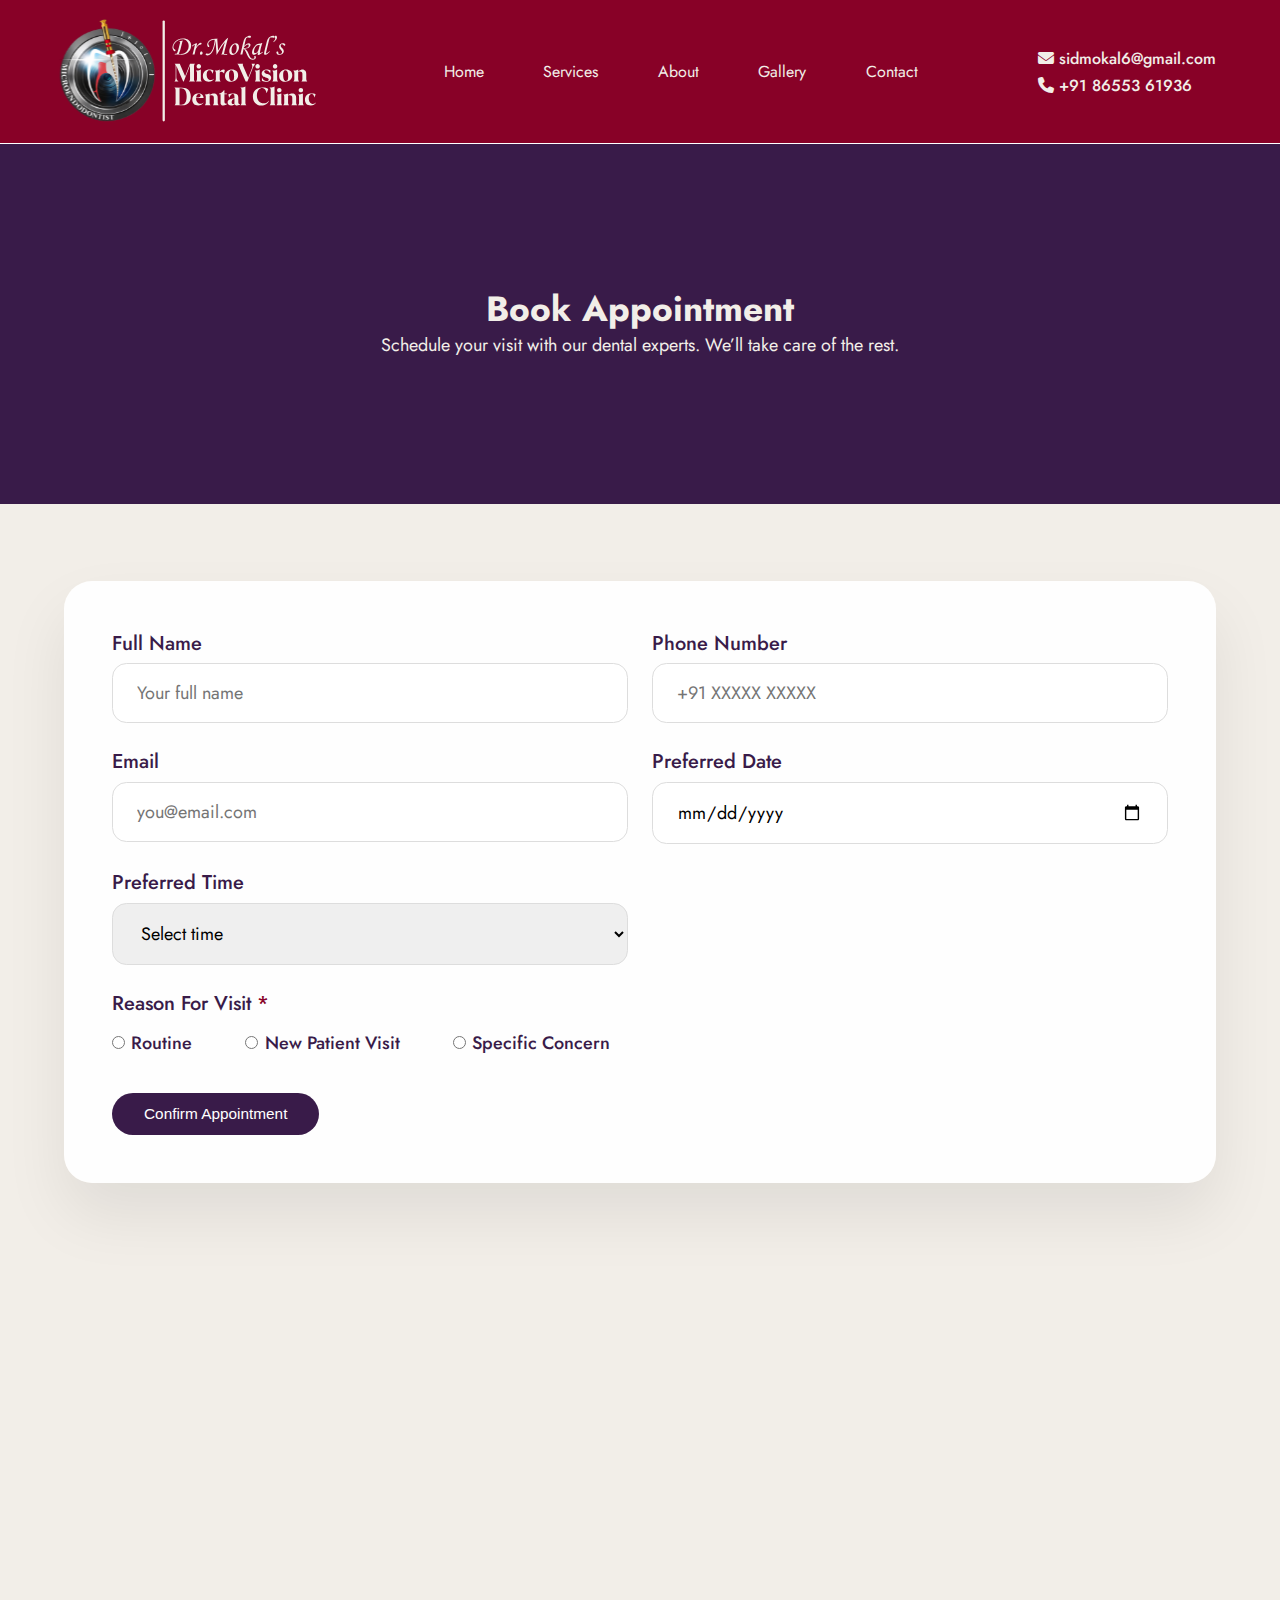
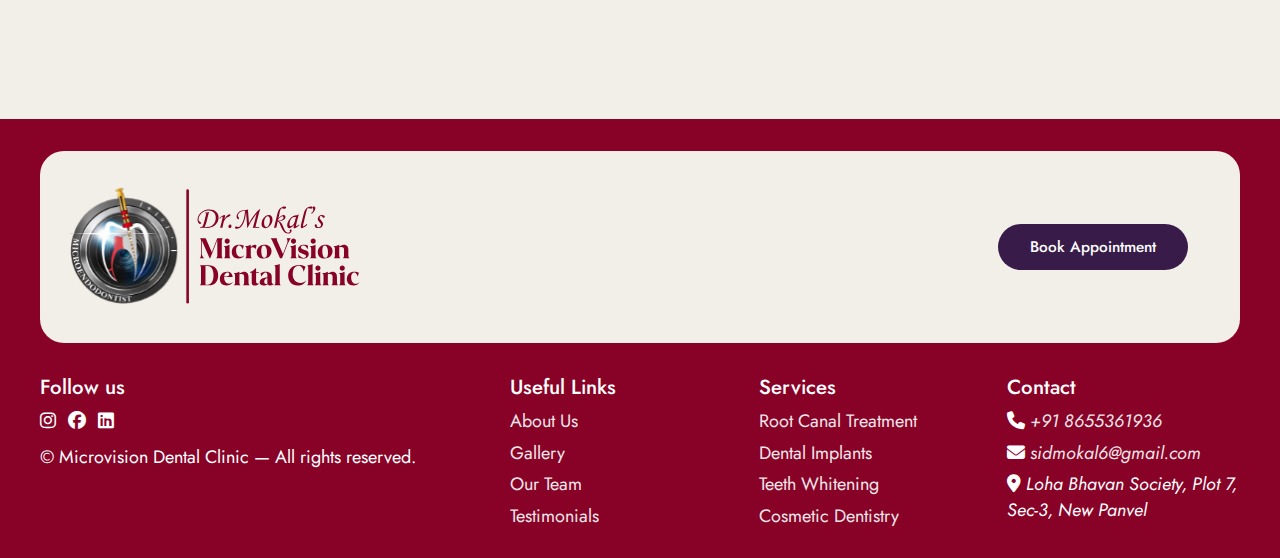
<file: appointment.html>
<!DOCTYPE html>
<html lang="en">

<head>
    <meta charset="UTF-8" />
    <meta name="viewport" content="width=device-width, initial-scale=1.0" />
    <title>Lux Dental Clinic</title>

    <!-- JOST FONT -->
    <link href="https://fonts.googleapis.com/css2?family=Jost:wght@300;400;500;600;700&display=swap" rel="stylesheet">
    <link rel="stylesheet" href="https://cdnjs.cloudflare.com/ajax/libs/font-awesome/6.5.0/css/all.min.css" />


    <link rel="stylesheet" href="Styles/style.css" />
</head>

<body>
    <!-- NAVBAR -->
    <header class="navbar">
        <div class="container">
            <div class="nav-content">


                <!-- LEFT -->
                <div class="nav-left">
                    <img src="Images/logonav.svg" alt="Dr. Mokal MicroVision Dental Clinic" class="nav-logo">
                </div>


                <!-- CENTER NAV -->
                <nav class="nav-center" aria-label="Primary navigation">
                    <a href="index.html" class="nav-link ">Home</a>
                    <a href="services.html" class="nav-link">Services</a>
                    <a href="about.html" class="nav-link">About</a>
                    <a href="gallery.html" class="nav-link">Gallery</a>
                    <a href="contact.html" class="nav-link">Contact</a>
                </nav>

                <!-- RIGHT CONTACT -->
                <div class="nav-right">
                    <a href="mailto:sidmokal6@gmail.com">
                        <i class="fa-solid fa-envelope"></i>
                        <span>sidmokal6@gmail.com</span>
                    </a>

                    <a href="tel:+918655361936">
                        <i class="fa-solid fa-phone"></i>
                        <span>+91 86553 61936</span>
                    </a>
                </div>

                <button class="nav-toggle" aria-label="Open menu">
                    <i class="fa-solid fa-bars"></i>
                </button>


            </div>
        </div>
    </header>

    <!-- MOBILE MENU -->
    <div class="mobile-menu" id="mobileMenu">

        <button class="menu-close" aria-label="Close menu">
            ✕
        </button>

        <nav class="mobile-nav">
            <a href="index.html">Home</a>
            <a href="services.html">Services</a>
            <a href="about.html">About</a>
            <a href="gallery.html">Gallery</a>
            <a href="contact.html">Contact</a>
        </nav>

        <a href="https://wa.me/918655361936" class="whatsapp-float" target="_blank">
            <i class="fa-brands fa-whatsapp"></i>
        </a>
    </div>

<!-- APPOINTMENT HERO -->
<section class="appointment-hero section fade-up">
    <div class="container section-head">
        <h2>Book Appointment</h2>
        <p>
        Schedule your visit with our dental experts.
        We’ll take care of the rest.
        </p>
    </div>
</section>

        <!-- Appointment Card -->
    <div class="appointment-card section fade-up">
        <div class="container">
            <form class="appointment-form">
    
                <div class="form-grid">
                    <div class="form-field">
                        <label>Full Name</label>
                        <input type="text" placeholder="Your full name" required>
                    </div>
    
                    <div class="form-field">
                        <label>Phone Number</label>
                        <input type="tel" placeholder="+91 XXXXX XXXXX" required>
                    </div>
    
                    <div class="form-field">
                        <label>Email</label>
                        <input type="email" placeholder="you@email.com">
                    </div>
    
                    <div class="form-field">
                        <label>Preferred Date</label>
                        <input type="date" required>
                    </div>
    
                    <div class="form-field">
                        <label>Preferred Time</label>
                        <select required>
                            <option value="">Select time</option>
                            <option>10:00 AM – 12:00 PM</option>
                            <option>12:00 PM – 2:00 PM</option>
                            <option>4:00 PM – 6:00 PM</option>
                            <option>6:00 PM – 8:00 PM</option>
                        </select>
                    </div>
    <div class="form-field full">
        <label>
            Reason For Visit <span style="color:#880127">*</span>
        </label>
    
        <div class="radio-group-normal">
    
            <label>
                <input type="radio" name="reason" value="routine" required>
                Routine
            </label>
    
            <label>
                <input type="radio" name="reason" value="new_patient">
                New Patient Visit
            </label>
    
            <label>
                <input type="radio" name="reason" value="specific_concern">
                Specific Concern
            </label>
    
        </div>
    </div>
                </div>
    
                <button class="btn btn-appointment">
                    Confirm Appointment
                </button>
    
            </form>
        </div>
    </div>

<section class="cta-section section fade-up">
    <div class="container">
        <div class="cta-box">
            <h2>
                Caring Smiles Begin With<br />
                A Simple Conversation
            </h2>
            <a href ="tel:+919876543210" class="btn btn-appointment">
                Call Now
            </a>
        </div>
    </div>
</section>

    <footer class="custom-footer">
        <!-- TOP FOOTER BAR -->
        <div class="footer-box">
    
            <div class="footer-left">
                <img src="Images/logofooter.svg" alt="Dr. Mokal MicroVision Dental Clinic" class="footer-logo">
            </div>
    
            <div class="footer-right">
                <a href="contact.html" class=" btn btn-appointment">
                    Book Appointment
                </a>
            </div>
    
        </div>
    
        <!-- MAIN FOOTER CONTENT -->
        <div class="footer-content">
    
            <!-- SOCIAL -->
            <div class="footer-social-block">
                <h4>Follow us</h4>
    
                <div class="footer-social">
                    <a href="#" aria-label="Instagram"><i class="fa-brands fa-instagram"></i></a>
                    <a href="#" aria-label="Facebook"><i class="fa-brands fa-facebook"></i></a>
                    <a href="#" aria-label="LinkedIn"><i class="fa-brands fa-linkedin"></i></a>
                </div>
    
                <p>© Microvision Dental Clinic — All rights reserved.</p>
            </div>
    
            <!-- FOOTER LINKS -->
            <div class="footer-columns">
    
                <div class="footer-col">
                    <h4>Useful Links</h4>
                    <ul>
                        <li><a href="about.html">About Us</a></li>
                        <li><a href="gallery.html">Gallery</a></li>
                        <li><a href="about.html">Our Team</a></li>
                        <li><a href="index.html">Testimonials</a></li>
                    </ul>
                </div>
    
                <div class="footer-col">
                    <h4>Services</h4>
                    <ul>
                        <li><a href="services.html">Root Canal Treatment</a></li>
                        <li><a href="services.html">Dental Implants</a></li>
                        <li><a href="services.html">Teeth Whitening</a></li>
                        <li><a href="services.html">Cosmetic Dentistry</a></li>
                    </ul>
                </div>
    
                <div class="footer-col">
                    <h4>Contact</h4>
    
                    <address>
                        <ul class="contact-list">
                            <li>
                                <i class="fa-solid fa-phone"></i>
                                <a href="tel:+918655361936">+91 8655361936</a>
                            </li>
    
                            <li>
                                <i class="fa-solid fa-envelope"></i>
                                <a href="mailto:sidmokal6@gmail.com">sidmokal6@gmail.com</a>
                            </li>
    
                            <li>
                                <i class="fa-solid fa-location-dot"></i>
                                Loha Bhavan Society, Plot 7, Sec-3, New Panvel
                            </li>
                        </ul>
                    </address>
                </div>
    
            </div>
        </div>
    
    </footer>
    
    <script src="Script/script.js"></script>
    </body>
    
    </html>
</file>
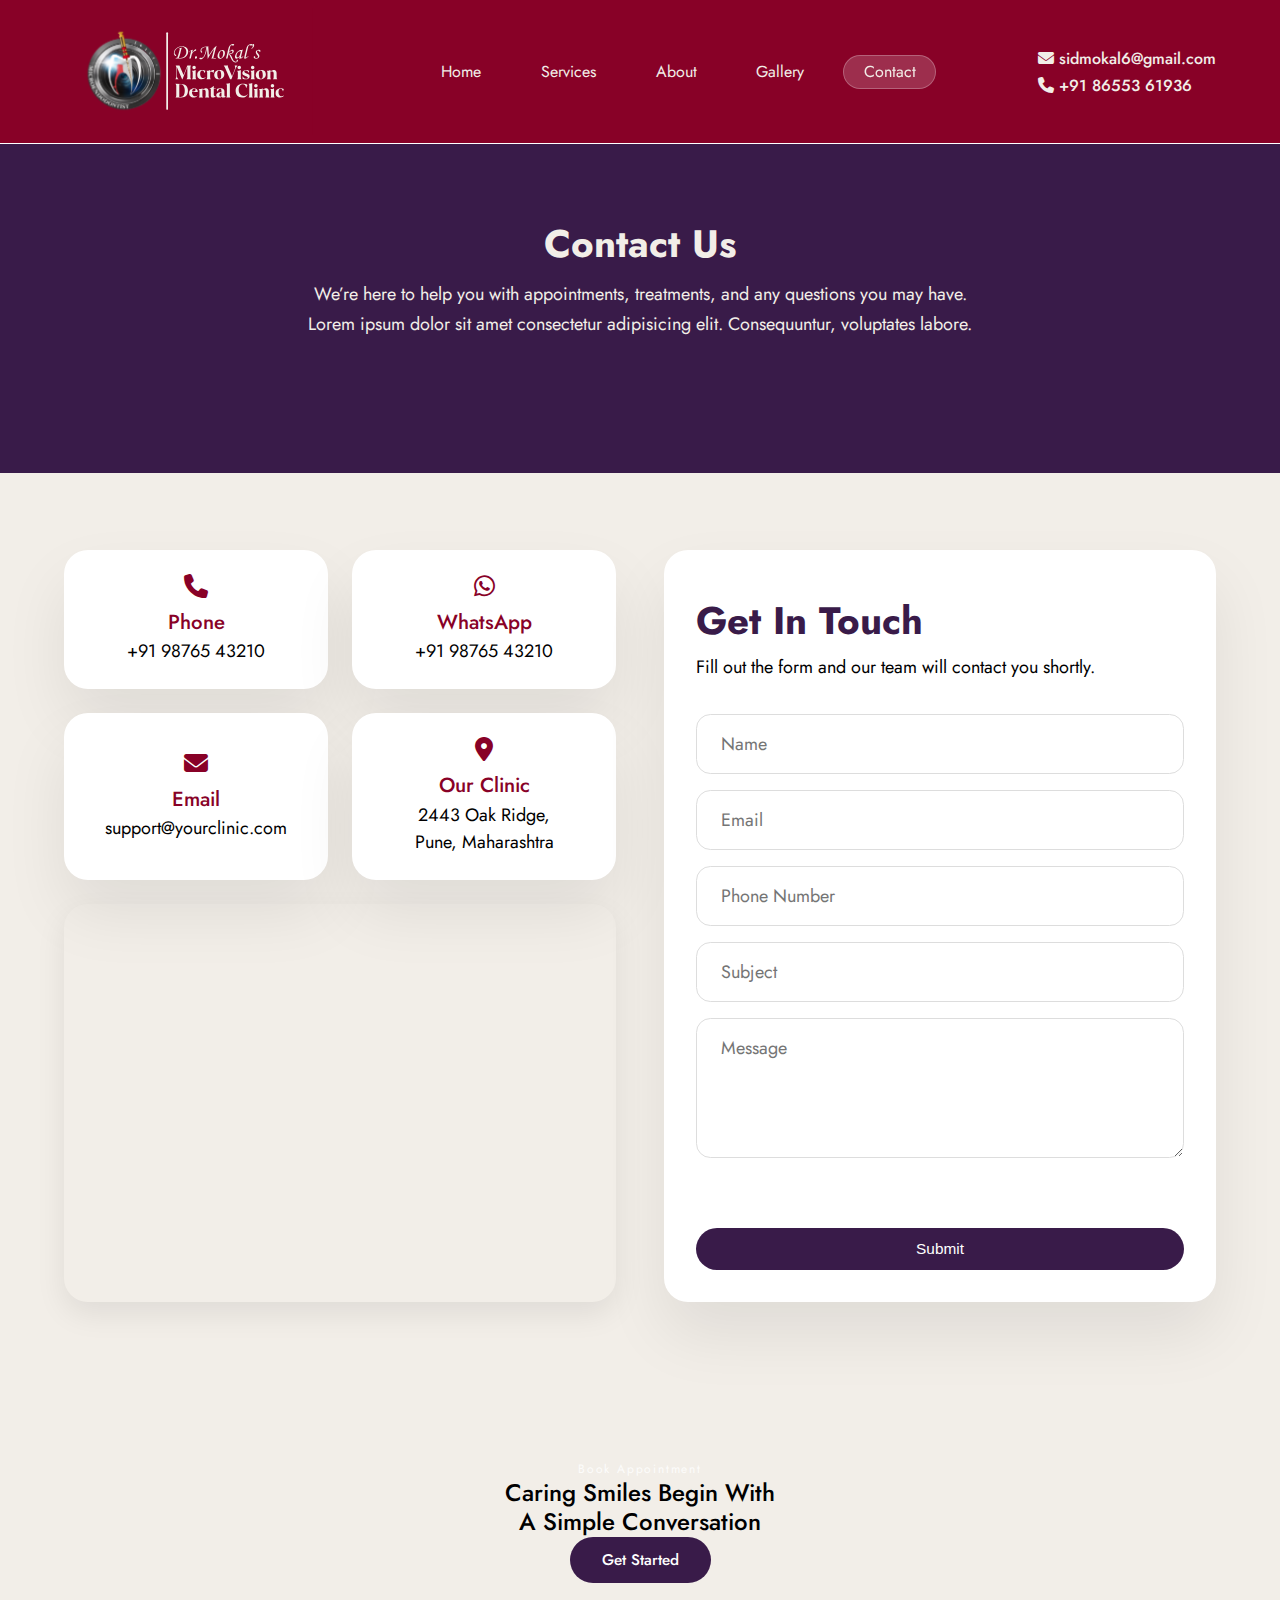
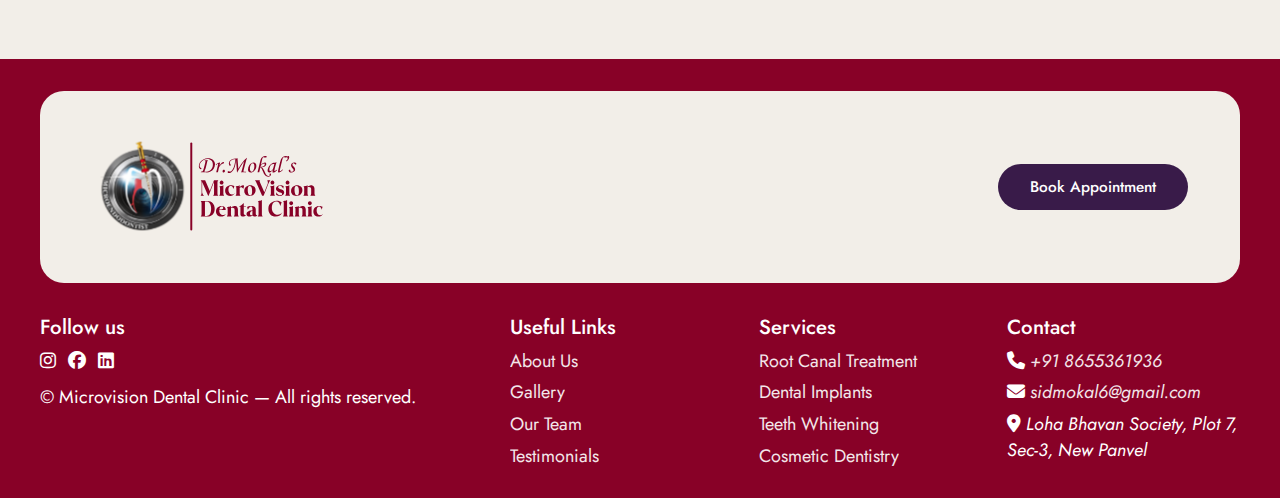
<file: contact.html>
<!DOCTYPE html>
<html lang="en">

<head>
    <meta charset="UTF-8" />
    <meta name="viewport" content="width=device-width, initial-scale=1.0" />
    <title>Lux Dental Clinic</title>

    <!-- JOST FONT -->
    <link href="https://fonts.googleapis.com/css2?family=Jost:wght@300;400;500;600;700&display=swap" rel="stylesheet">
    <link rel="stylesheet" href="https://cdnjs.cloudflare.com/ajax/libs/font-awesome/6.5.0/css/all.min.css" />


    <link rel="stylesheet" href="Styles/style.css" />
</head>

<body>
    <!-- NAVBAR -->
<header class="navbar">
    <div class="container">
        <div class="nav-content">


            <!-- LEFT -->
            <div class="nav-left">
                <img src="Images/Frame 1.svg" alt="Dr. Mokal MicroVision Dental Clinic" class="nav-logo">
            </div>


            <!-- CENTER NAV -->
            <nav class="nav-center" aria-label="Primary navigation">
                <a href="index.html" class="nav-link">Home</a>
                <a href="services.html" class="nav-link">Services</a>
                <a href="about.html" class="nav-link">About</a>
                <a href="gallery.html" class="nav-link">Gallery</a>
                <a href="contact.html" class="nav-link active">Contact</a>
            </nav>

            <!-- RIGHT CONTACT -->
            <div class="nav-right">
                <a href="mailto:sidmokal6@gmail.com">
                    <i class="fa-solid fa-envelope"></i>
                    <span>sidmokal6@gmail.com</span>
                </a>

                <a href="tel:+918655361936">
                    <i class="fa-solid fa-phone"></i>
                    <span>+91 86553 61936</span>
                </a>
            </div>

            <button class="nav-toggle" aria-label="Open menu">
                <i class="fa-solid fa-bars"></i>
            </button>


        </div>
    </div>
</header>

<!-- MOBILE MENU -->
<div class="mobile-menu" id="mobileMenu">

    <button class="menu-close" aria-label="Close menu">
        ✕
    </button>

    <nav class="mobile-nav">
        <a href="index.html">Home</a>
        <a href="services.html">Services</a>
        <a href="about.html">About</a>
        <a href="gallery.html">Gallery</a>
        <a href="contact.html">Contact</a>
    </nav>

    <a href="https://wa.me/918655361936" class="whatsapp-float" target="_blank">
        <i class="fa-brands fa-whatsapp"></i>
    </a>

</div>

<!-- CONTACT HERO -->
<!-- CONTACT HERO -->
<section class="contact-hero section fade-up">
    <div class="container section-head">
        <h2>Contact Us</h2>
        <p>
            We’re here to help you with appointments, treatments,
            and any questions you may have. Lorem ipsum dolor sit amet consectetur adipisicing elit. Consequuntur, voluptates labore.
        </p>
    </div>
</section>

<!-- CONTACT CONTENT -->
<section class="contact-section section fade-up">
    <div class="container contact-grid">

        <!-- LEFT -->
        <div class="contact-info">

            <div class="info-card">
                <i class="fa-solid fa-phone"></i>
                <h4>Phone</h4>
                <p>+91 98765 43210</p>
            </div>

            <div class="info-card">
                <i class="fa-brands fa-whatsapp"></i>
                <h4>WhatsApp</h4>
                <p>+91 98765 43210</p>
            </div>

            <div class="info-card">
                <i class="fa-solid fa-envelope"></i>
                <h4>Email</h4>
                <p>support@yourclinic.com</p>
            </div>

            <div class="info-card">
                <i class="fa-solid fa-location-dot"></i>
                <h4>Our Clinic</h4>
                <p>
                    2443 Oak Ridge,<br>
                    Pune, Maharashtra
                </p>
            </div>

            <!-- MAP -->
            <div class="map-box">
                <iframe src="https://maps.google.com/maps?q=pune&t=&z=13&ie=UTF8&iwloc=&output=embed" loading="lazy"
                    referrerpolicy="no-referrer-when-downgrade">
                </iframe>
            </div>

        </div>

        <!-- RIGHT -->
        <div class="contact-form-box">
            <h2>Get In Touch</h2>
            <p>Fill out the form and our team will contact you shortly.</p>

            <form class="contact-form">

                <div class="form-group">
                    <input type="text" placeholder="Name" required>
                </div>

                <div class="form-group">
                    <input type="email" placeholder="Email" required>
                </div>

                <div class="form-group">
                    <input type="number" placeholder="Phone Number" required>
                </div>

                <div class="form-group">
                    <input type="text" placeholder="Subject">
                </div>

                <div class="form-group">
                    <textarea placeholder="Message" rows="4"></textarea>
                </div>
            <button type="submit" class="btn btn-appointment">Submit</button>
            </form>
        </div>

    </div> <!-- ✅ container closed -->
</section>

<!-- CTA -->
<section class="cta-section section">
    <div class="container cta-container">
        <span class="cta-tag">Book Appointment</span>

        <h2>
            Caring Smiles Begin With<br />
            A Simple Conversation
        </h2>

        <a href="#contact" class="btn btn-appointment">Get Started</a>
    </div>
</section>


    <!-- FOOTER -->
<footer class="custom-footer">

    <!-- TOP FOOTER BAR -->
    <div class="footer-box">

        <div class="footer-left">
            <img src="Images/Frame 2.svg" alt="Dr. Mokal MicroVision Dental Clinic" class="footer-logo">
        </div>

        <div class="footer-right">
            <a href="contact.html" class=" btn btn-appointment">
                Book Appointment
            </a>
        </div>

    </div>

    <!-- MAIN FOOTER CONTENT -->
    <div class="footer-content">

        <!-- SOCIAL -->
        <div class="footer-social-block">
            <h4>Follow us</h4>

            <div class="footer-social">
                <a href="#" aria-label="Instagram"><i class="fa-brands fa-instagram"></i></a>
                <a href="#" aria-label="Facebook"><i class="fa-brands fa-facebook"></i></a>
                <a href="#" aria-label="LinkedIn"><i class="fa-brands fa-linkedin"></i></a>
            </div>

            <p>© Microvision Dental Clinic — All rights reserved.</p>
        </div>

        <!-- FOOTER LINKS -->
        <div class="footer-columns">

            <div class="footer-col">
                <h4>Useful Links</h4>
                <ul>
                    <li><a href="about.html">About Us</a></li>
                    <li><a href="gallery.html">Gallery</a></li>
                    <li><a href="about.html">Our Team</a></li>
                    <li><a href="index.html">Testimonials</a></li>
                </ul>
            </div>

            <div class="footer-col">
                <h4>Services</h4>
                <ul>
                    <li><a href="services.html">Root Canal Treatment</a></li>
                    <li><a href="services.html">Dental Implants</a></li>
                    <li><a href="services.html">Teeth Whitening</a></li>
                    <li><a href="services.html">Cosmetic Dentistry</a></li>
                </ul>
            </div>

            <div class="footer-col">
                <h4>Contact</h4>

                <address>
                    <ul class="contact-list">
                        <li>
                            <i class="fa-solid fa-phone"></i>
                            <a href="tel:+918655361936">+91 8655361936</a>
                        </li>

                        <li>
                            <i class="fa-solid fa-envelope"></i>
                            <a href="mailto:sidmokal6@gmail.com">sidmokal6@gmail.com</a>
                        </li>

                        <li>
                            <i class="fa-solid fa-location-dot"></i>
                            Loha Bhavan Society, Plot 7, Sec-3, New Panvel
                        </li>
                    </ul>
                </address>
            </div>

        </div>
    </div>

</footer>

<script src="Script/script.js"></script>
</body>

</html>
</file>
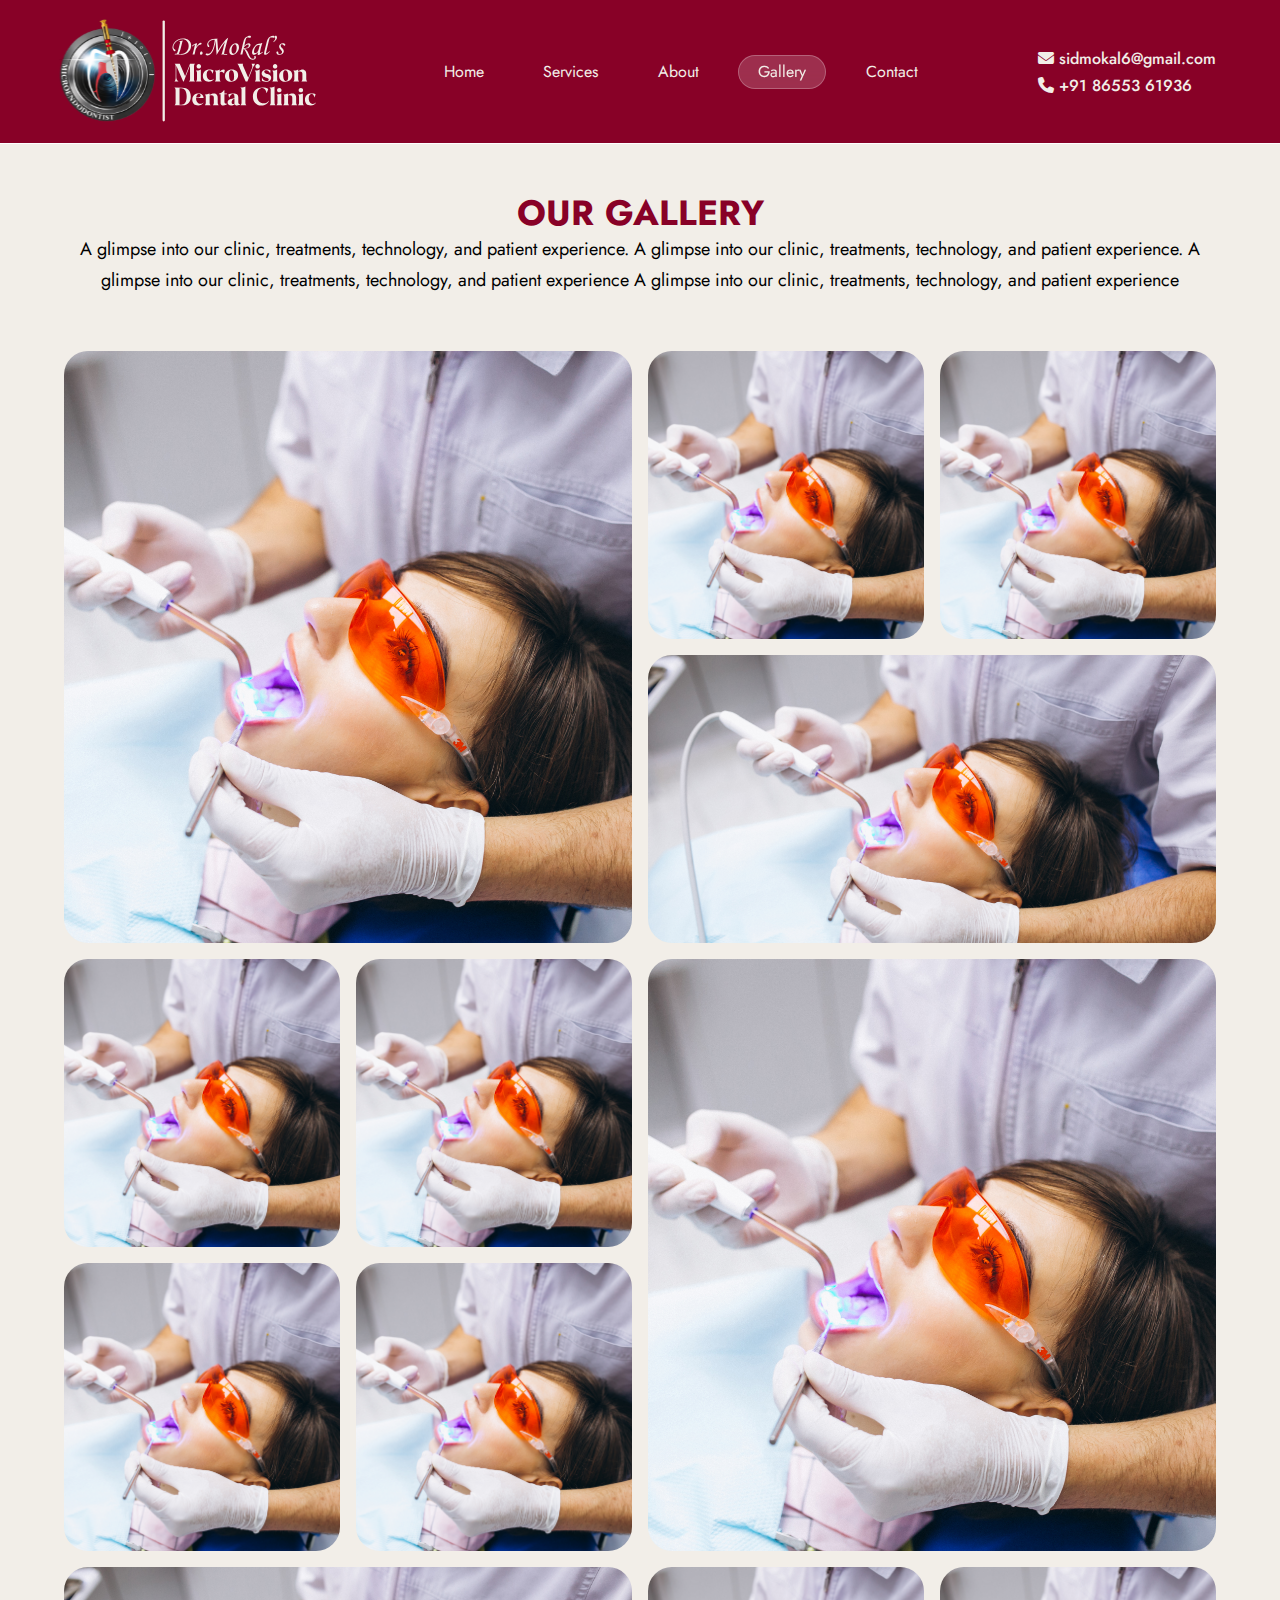
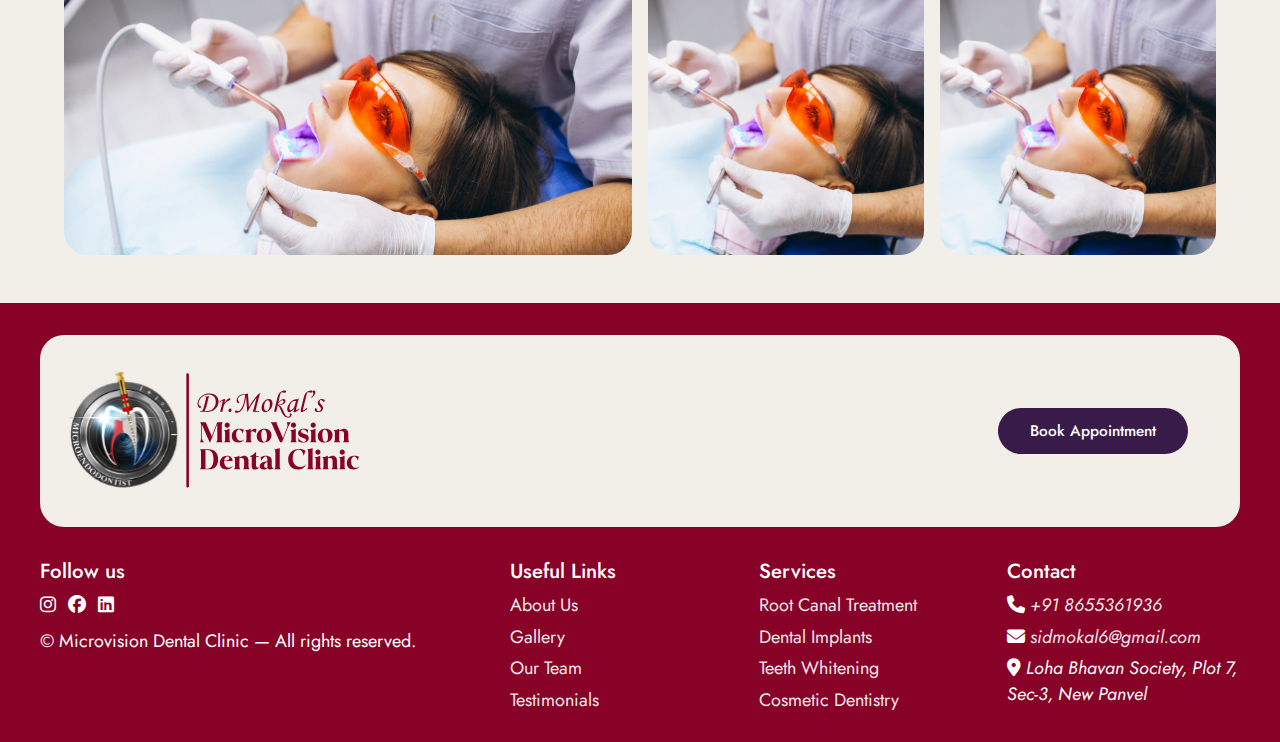
<file: gallery.html>
<!DOCTYPE html>
<html lang="en">

<head>
    <meta charset="UTF-8" />
    <meta name="viewport" content="width=device-width, initial-scale=1.0" />
    <title>Lux Dental Clinic</title>

    <!-- JOST FONT -->
    <link href="https://fonts.googleapis.com/css2?family=Jost:wght@300;400;500;600;700&display=swap" rel="stylesheet">
    <link rel="stylesheet" href="https://cdnjs.cloudflare.com/ajax/libs/font-awesome/6.5.0/css/all.min.css" />


    <link rel="stylesheet" href="Styles/style.css" />
</head>

<body>
    <!-- NAVBAR -->
<header class="navbar">
    <div class="container">
        <div class="nav-content">


            <!-- LEFT -->
            <div class="nav-left">
                <img src="Images/logonav.svg" alt="Dr. Mokal MicroVision Dental Clinic" class="nav-logo">
            </div>


            <!-- CENTER NAV -->
            <nav class="nav-center" aria-label="Primary navigation">
                <a href="index.html" class="nav-link ">Home</a>
                <a href="services.html" class="nav-link">Services</a>
                <a href="about.html" class="nav-link">About</a>
                <a href="gallery.html" class="nav-link active">Gallery</a>
                <a href="contact.html" class="nav-link">Contact</a>
            </nav>

            <!-- RIGHT CONTACT -->
            <div class="nav-right">
                <a href="mailto:sidmokal6@gmail.com">
                    <i class="fa-solid fa-envelope"></i>
                    <span>sidmokal6@gmail.com</span>
                </a>

                <a href="tel:+918655361936">
                    <i class="fa-solid fa-phone"></i>
                    <span>+91 86553 61936</span>
                </a>
            </div>

            <button class="nav-toggle" aria-label="Open menu">
                <i class="fa-solid fa-bars"></i>
            </button>


        </div>
    </div>
</header>
    
<!-- MOBILE MENU -->
<div class="mobile-menu" id="mobileMenu">

    <button class="menu-close" aria-label="Close menu">
        ✕
    </button>

    <nav class="mobile-nav">
        <a href="index.html">Home</a>
        <a href="services.html">Services</a>
        <a href="about.html">About</a>
        <a href="gallery.html">Gallery</a>
        <a href="contact.html">Contact</a>
    </nav>

    <a href="https://wa.me/918655361936" class="whatsapp-float" target="_blank">
        <i class="fa-brands fa-whatsapp"></i>
    </a>

</div>


<section class="gallery-section section fade-up">
    <div class="container">

        <!-- SECTION HEADING -->
        <div class="section-head">
            <h2>OUR GALLERY</h2>
            <p class="para">
                A glimpse into our clinic, treatments, technology, and patient experience. A glimpse into our clinic, treatments, technology, and patient experience.
                A glimpse into our clinic, treatments, technology, and patient experience A glimpse into our clinic, treatments, technology, and patient experience
            </p>
        </div>

        <!-- GALLERY GRID -->
        <div class="gallery-grid">

            <!-- 1 -->
            <div class="gallery-card large">
                <img src="Images/service1.jpg" alt="Clinic Interior">
                <div class="gallery-overlay">
                    <h3>Modern Clinic</h3>
                    <p>Designed for comfort & care</p>
                </div>
            </div>

            <!-- 2 -->
            <div class="gallery-card">
                <img src="Images/service1.jpg" alt="Dental Treatment">
                <div class="gallery-overlay">
                    <h3>Precision Care</h3>
                    <p>Advanced dental technology</p>
                </div>
            </div>

            <!-- 3 -->
            <div class="gallery-card">
                <img src="Images/service1.jpg" alt="Patient Comfort">
                <div class="gallery-overlay">
                    <h3>Patient Comfort</h3>
                    <p>Gentle & stress-free visits</p>
                </div>
            </div>

            <!-- 4 -->
            <div class="gallery-card wide">
                <img src="Images/service1.jpg" alt="Smile Details">
                <div class="gallery-overlay">
                    <h3>Beautiful Smiles</h3>
                    <p>Natural, confident results</p>
                </div>
            </div>

            <!-- 5 -->
            <div class="gallery-card">
                <img src="Images/service1.jpg" alt="Dental Equipment">
                <div class="gallery-overlay">
                    <h3>Advanced Equipment</h3>
                    <p>Safe & precise treatments</p>
                </div>
            </div>

            <!-- 6 -->
            <div class="gallery-card">
                <img src="Images/service1.jpg" alt="Doctor at Work">
                <div class="gallery-overlay">
                    <h3>Expert Hands</h3>
                    <p>Years of experience</p>
                </div>
            </div>

            <!-- 7 -->
            <div class="gallery-card large">
                <img src="Images/service1.jpg" alt="Clinic Hygiene">
                <div class="gallery-overlay">
                    <h3>Hygiene First</h3>
                    <p>International safety standards</p>
                </div>
            </div>

            <!-- 8 -->
            <div class="gallery-card">
                <img src="Images/service1.jpg" alt="Dental Chair">
                <div class="gallery-overlay">
                    <h3>Relaxed Seating</h3>
                    <p>Comfort-focused design</p>
                </div>
            </div>

            <!-- 9 -->
            <div class="gallery-card">
                <img src="Images/service1.jpg" alt="Consultation">
                <div class="gallery-overlay">
                    <h3>Personal Consultation</h3>
                    <p>Clear & honest guidance</p>
                </div>
            </div>

            <!-- 10 -->
            <div class="gallery-card wide">
                <img src="Images/service1.jpg" alt="Smile Transformation">
                <div class="gallery-overlay">
                    <h3>Smile Transformations</h3>
                    <p>Before & after excellence</p>
                </div>
            </div>

            <!-- 11 -->
            <div class="gallery-card">
                <img src="Images/service1.jpg" alt="Clinic Lighting">
                <div class="gallery-overlay">
                    <h3>Calming Ambience</h3>
                    <p>Bright, soothing spaces</p>
                </div>
            </div>

            <!-- 12 -->
            <div class="gallery-card">
                <img src="Images/service1.jpg" alt="Dental Tools">
                <div class="gallery-overlay">
                    <h3>Precision Tools</h3>
                    <p>Modern & reliable instruments</p>
                </div>
            </div>

        </div>
    </div>
</section>


<footer class="custom-footer">

    <!-- TOP FOOTER BAR -->
    <div class="footer-box">

        <div class="footer-left">
            <img src="Images/logofooter.svg" alt="Dr. Mokal MicroVision Dental Clinic" class="footer-logo">
        </div>

        <div class="footer-right">
            <a href="appointment.html" class=" btn btn-appointment">
                Book Appointment
            </a>
        </div>

    </div>

    <!-- MAIN FOOTER CONTENT -->
    <div class="footer-content">

        <!-- SOCIAL -->
        <div class="footer-social-block">
            <h4>Follow us</h4>

            <div class="footer-social">
                <a href="#" aria-label="Instagram"><i class="fa-brands fa-instagram"></i></a>
                <a href="#" aria-label="Facebook"><i class="fa-brands fa-facebook"></i></a>
                <a href="#" aria-label="LinkedIn"><i class="fa-brands fa-linkedin"></i></a>
            </div>

            <p>© Microvision Dental Clinic — All rights reserved.</p>
        </div>

        <!-- FOOTER LINKS -->
        <div class="footer-columns">

            <div class="footer-col">
                <h4>Useful Links</h4>
                <ul>
                    <li><a href="about.html">About Us</a></li>
                    <li><a href="gallery.html">Gallery</a></li>
                    <li><a href="about.html">Our Team</a></li>
                    <li><a href="index.html">Testimonials</a></li>
                </ul>
            </div>

            <div class="footer-col">
                <h4>Services</h4>
                <ul>
                    <li><a href="services.html">Root Canal Treatment</a></li>
                    <li><a href="services.html">Dental Implants</a></li>
                    <li><a href="services.html">Teeth Whitening</a></li>
                    <li><a href="services.html">Cosmetic Dentistry</a></li>
                </ul>
            </div>

            <div class="footer-col">
                <h4>Contact</h4>

                <address>
                    <ul class="contact-list">
                        <li>
                            <i class="fa-solid fa-phone"></i>
                            <a href="tel:+918655361936">+91 8655361936</a>
                        </li>

                        <li>
                            <i class="fa-solid fa-envelope"></i>
                            <a href="mailto:sidmokal6@gmail.com">sidmokal6@gmail.com</a>
                        </li>

                        <li>
                            <i class="fa-solid fa-location-dot"></i>
                            Loha Bhavan Society, Plot 7, Sec-3, New Panvel
                        </li>
                    </ul>
                </address>
            </div>

        </div>
    </div>

</footer>

<script src="Script/script.js"></script>
</body>

</html>
</file>
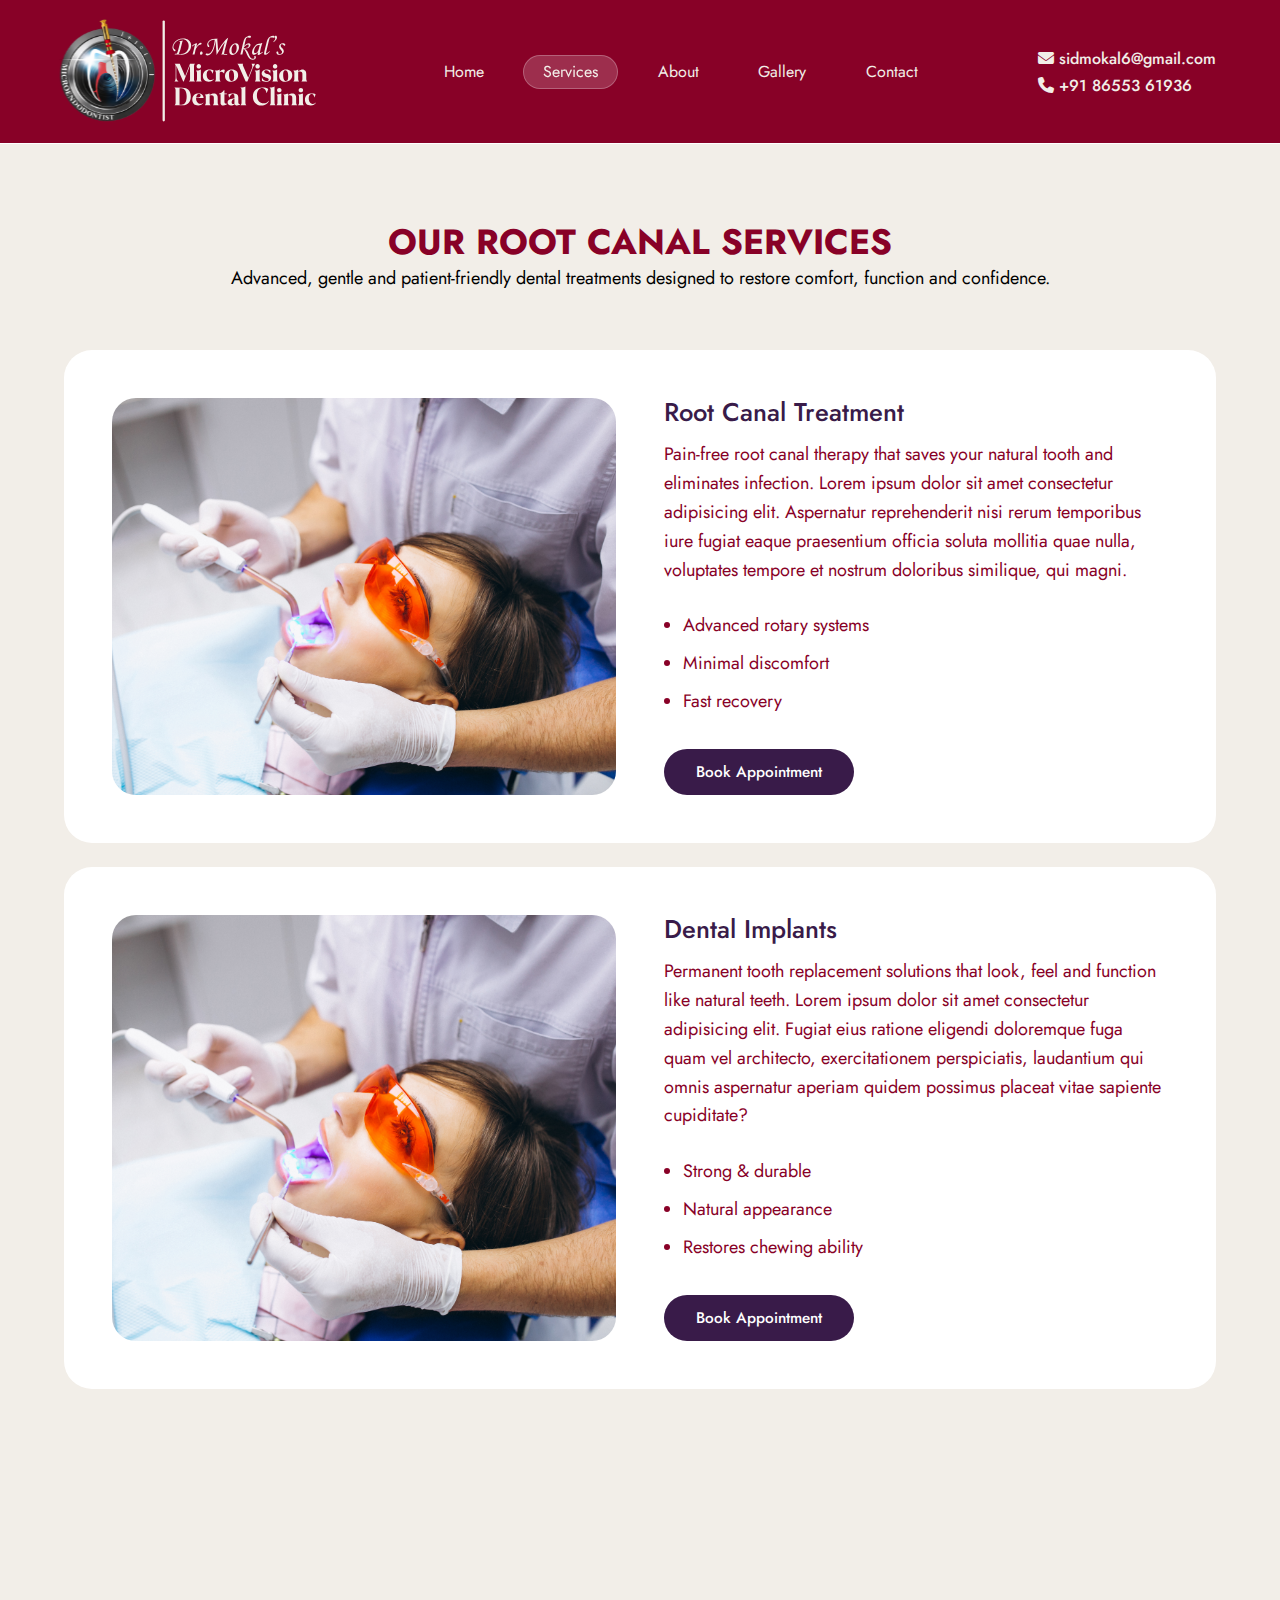
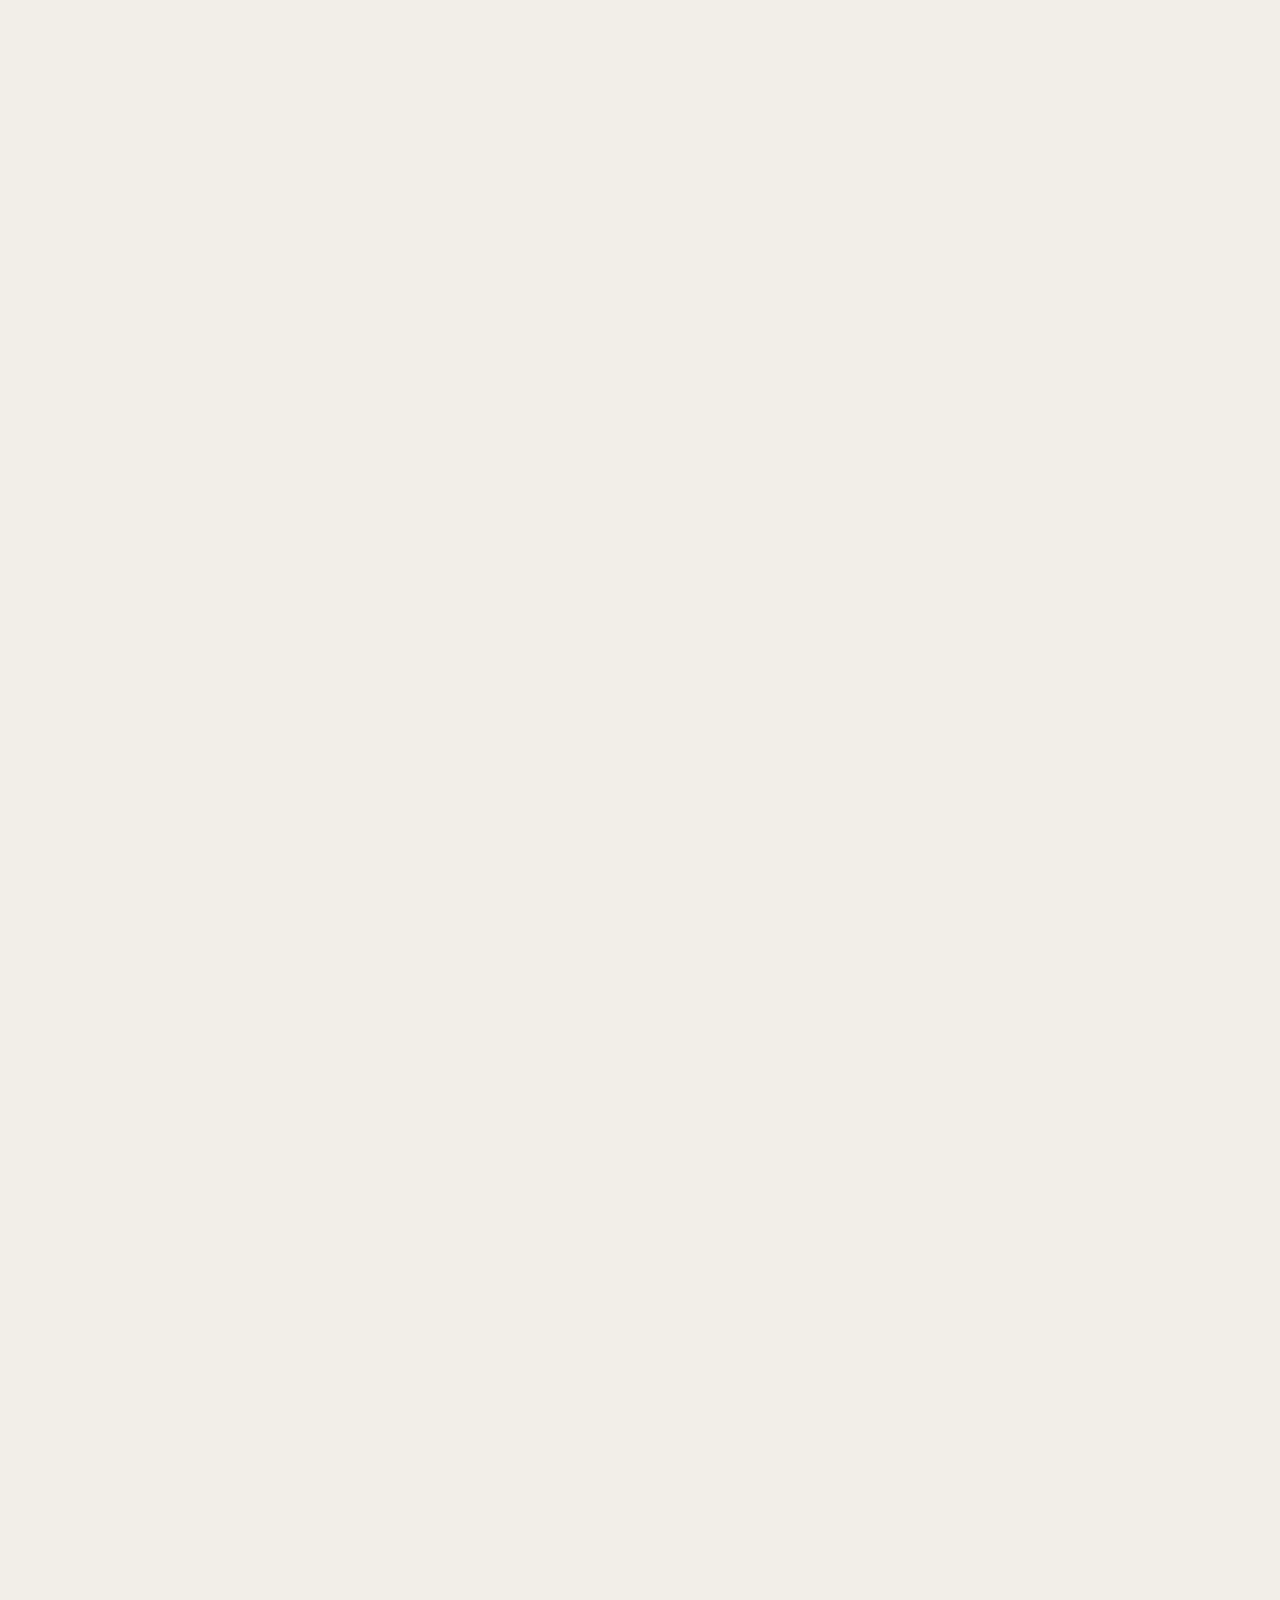
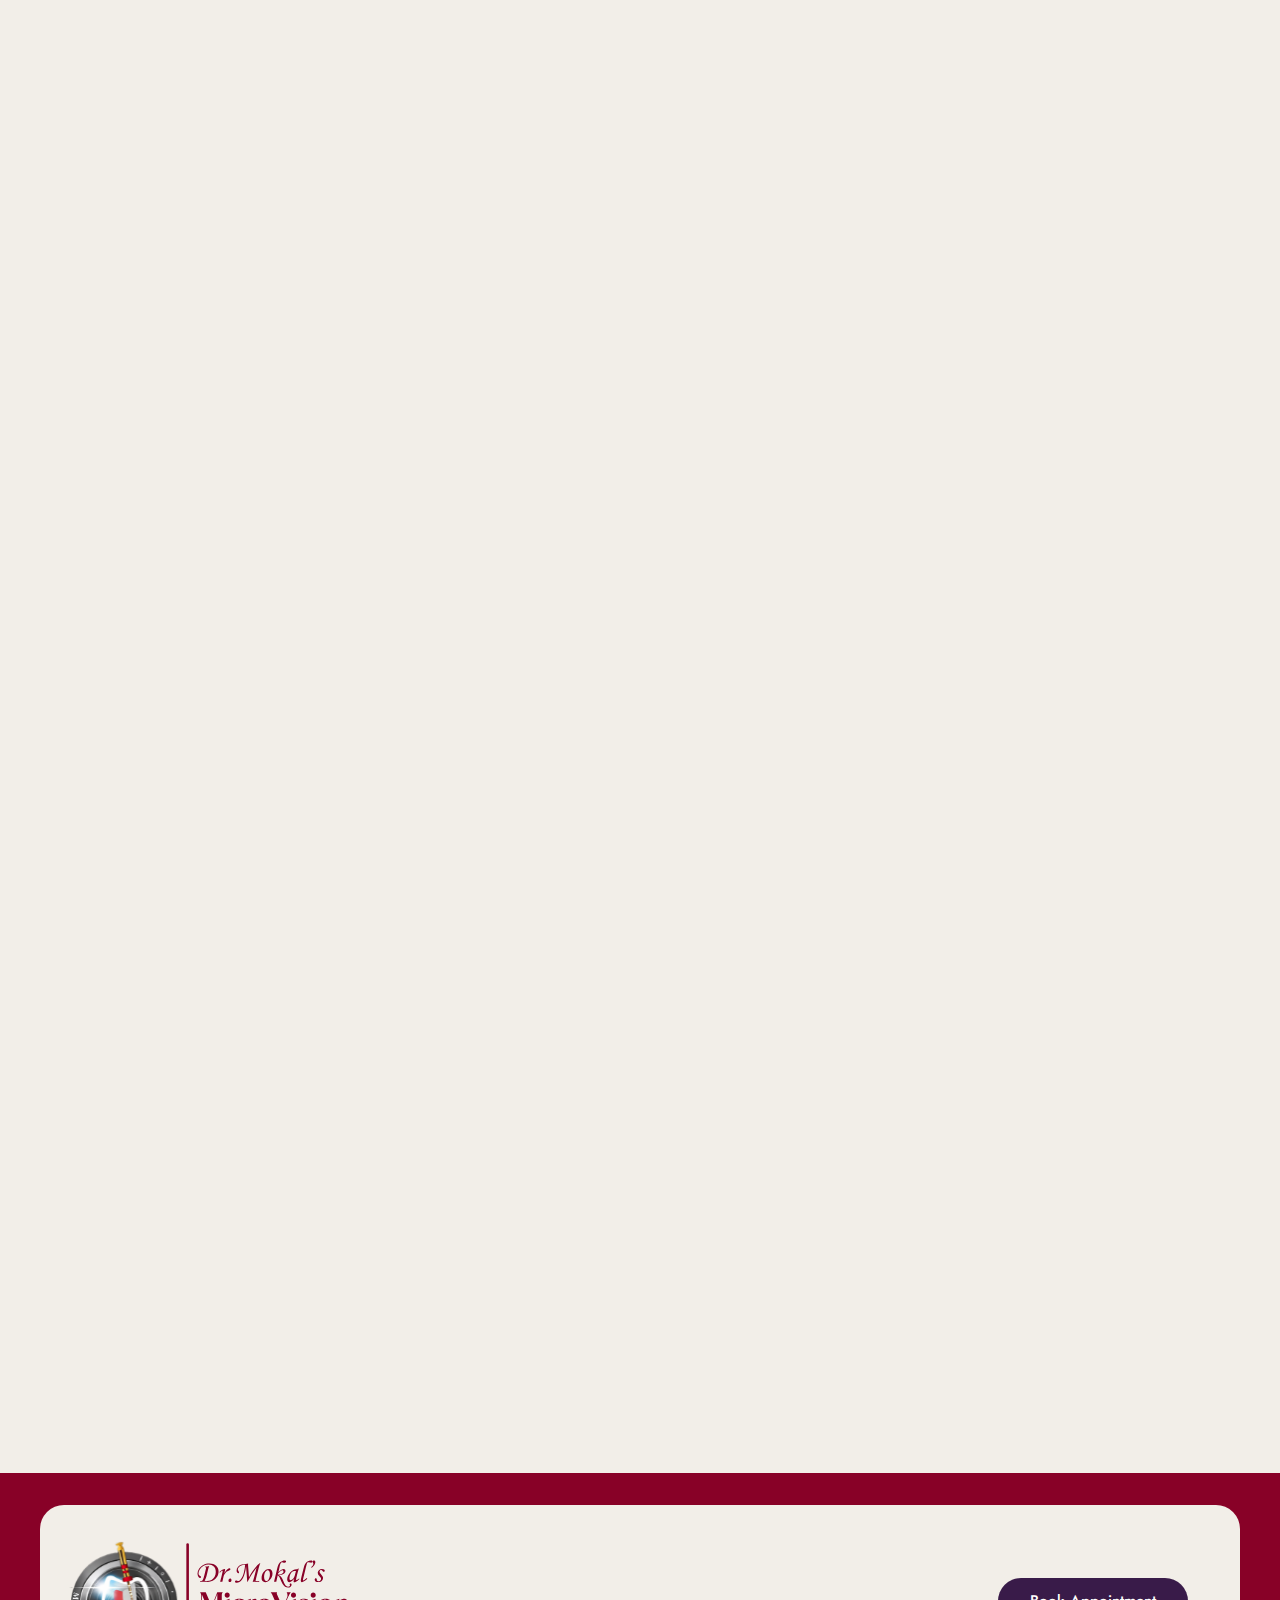
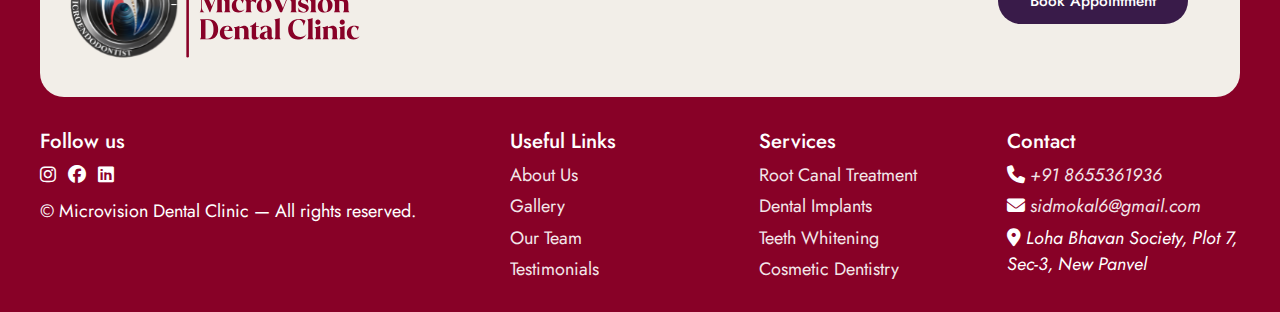
<file: services.html>
<!DOCTYPE html>
<html lang="en">

<head>
    <meta charset="UTF-8" />
    <meta name="viewport" content="width=device-width, initial-scale=1.0" />
    <title>Lux Dental — Services</title>

    <link href="https://fonts.googleapis.com/css2?family=Jost:wght@300;400;500;600;700&display=swap" rel="stylesheet">
    <link rel="stylesheet" href="https://cdnjs.cloudflare.com/ajax/libs/font-awesome/6.5.0/css/all.min.css">
    <link rel="stylesheet" href="Styles/style.css">  
</head>

<body>

    <!-- NAVBAR -->
    <header class="navbar">
        <div class="container">
            <div class="nav-content">
    
    
                <!-- LEFT -->
                <div class="nav-left">
                    <img src="Images/logonav.svg" alt="Dr. Mokal MicroVision Dental Clinic" class="nav-logo">
                </div>
    
    
                <!-- CENTER NAV -->
                <nav class="nav-center" aria-label="Primary navigation">
                    <a href="index.html" class="nav-link ">Home</a>
                    <a href="services.html" class="nav-link active">Services</a>
                    <a href="about.html" class="nav-link">About</a>
                    <a href="gallery.html" class="nav-link">Gallery</a>
                    <a href="contact.html" class="nav-link">Contact</a>
                </nav>
    
                <!-- RIGHT CONTACT -->
                <div class="nav-right">
                    <a href="mailto:sidmokal6@gmail.com">
                        <i class="fa-solid fa-envelope"></i>
                        <span>sidmokal6@gmail.com</span>
                    </a>
    
                    <a href="tel:+918655361936">
                        <i class="fa-solid fa-phone"></i>
                        <span>+91 86553 61936</span>
                    </a>
                </div>
    
                <button class="nav-toggle" aria-label="Open menu">
                    <i class="fa-solid fa-bars"></i>
                </button>
    
    
            </div>
        </div>
    </header>
    
<!-- MOBILE MENU -->
<div class="mobile-menu" id="mobileMenu">

    <button class="menu-close" aria-label="Close menu">
        ✕
    </button>

    <nav class="mobile-nav">
        <a href="index.html">Home</a>
        <a href="services.html">Services</a>
        <a href="about.html">About</a>
        <a href="gallery.html">Gallery</a>
        <a href="contact.html">Contact</a>
    </nav>

    <a href="https://wa.me/918655361936" class="whatsapp-float" target="_blank">
        <i class="fa-brands fa-whatsapp"></i>
    </a>

</div>

<!-- SERVICES -->
 
<!-- SERVICES HERO -->
<section class="services section fade-up">
    <div class="container">

        <div class="section-head services-intro">
            <h2>OUR ROOT CANAL SERVICES</h2>
            <p class="para">
                Advanced, gentle and patient-friendly dental treatments designed
                to restore comfort, function and confidence. 
            </p>
            </div>

             <div class="service-page-list">
            <div class="service-block fade-up">
                <div class="service-bg"></div>

                <div class="service-img">
                    <img src="Images/service1.jpg" alt="Root Canal Treatment">
                </div>

                <div class="service-content">
                    <h3>Root Canal Treatment</h3>
                    <p>
                        Pain-free root canal therapy that saves your natural tooth
                        and eliminates infection. Lorem ipsum dolor sit amet consectetur adipisicing elit. Aspernatur reprehenderit nisi rerum temporibus iure fugiat eaque praesentium officia soluta mollitia quae nulla, voluptates tempore et nostrum doloribus similique, qui magni.
                    </p>
                    <ul>
                        <li>Advanced rotary systems</li>
                        <li>Minimal discomfort</li>
                        <li>Fast recovery</li>
                    </ul>
                    <a href="appointment.html" class="btn btn-appointment">Book Appointment</a>
                </div>
            </div>

            <div class="service-block fade-up">
                <div class="service-bg"></div>

                <div class="service-img">
                    <img src="Images/service1.jpg" alt="Dental Implants">
                </div>

                <div class="service-content">
                    <h3>Dental Implants</h3>
                    <p>
                        Permanent tooth replacement solutions that look, feel
                        and function like natural teeth. Lorem ipsum dolor sit amet consectetur adipisicing elit. Fugiat eius ratione eligendi doloremque fuga quam vel architecto, exercitationem perspiciatis, laudantium qui omnis aspernatur aperiam quidem possimus placeat vitae sapiente cupiditate?
                    </p>
                    <ul>
                        <li>Strong & durable</li>
                        <li>Natural appearance</li>
                        <li>Restores chewing ability</li>
                    </ul>
                    <a href="appointment.html" class="btn btn-appointment">Book Appointment</a>
                </div>
            </div>

            <div class="service-block fade-up">
                <div class="service-bg"></div>
            
                <div class="service-img">
                    <img src="Images/service1.jpg" alt="Dental Implants">
                </div>
            
                <div class="service-content">
                    <h3>Dental Implants</h3>
                    <p>
                        Permanent tooth replacement solutions that look, feel
                        and function like natural teeth. Lorem ipsum dolor sit amet consectetur adipisicing elit. Reiciendis eius odit ea ratione nostrum delectus eum pariatur minima necessitatibus, animi, neque harum consequuntur enim accusantium error odio soluta. Deserunt, quaerat.
                    </p>
                    <ul>
                        <li>Strong & durable</li>
                        <li>Natural appearance</li>
                        <li>Restores chewing ability</li>
                    </ul>
                    <a href="appointment.html" class="btn btn-appointment">Book Appointment</a>
                </div>
            </div>

            <div class="service-block fade-up">
                <div class="service-bg"></div>
            
                <div class="service-img">
                    <img src="Images/service1.jpg" alt="Dental Implants">
                </div>
            
                <div class="service-content">
                    <h3>Dental Implants</h3>
                    <p>
                        Permanent tooth replacement solutions that look, feel
                        and function like natural teeth. Lorem ipsum dolor sit amet consectetur adipisicing elit. Iusto quam deleniti porro rerum nostrum dignissimos. Unde mollitia explicabo excepturi distinctio velit maiores incidunt, facere voluptates modi quod eum dolore magnam.
                    </p>
                    <ul>
                        <li>Strong & durable</li>
                        <li>Natural appearance</li>
                        <li>Restores chewing ability</li>
                    </ul>
                    <a href="appointment.html" class="btn btn-appointment">Book Appointment</a>
                </div>
            </div>

            <div class="service-block fade-up">
                <div class="service-bg"></div>
            
                <div class="service-img">
                    <img src="Images/service1.jpg" alt="Dental Implants">
                </div>
            
                <div class="service-content">
                    <h3>Dental Implants</h3>
                    <p>
                        Permanent tooth replacement solutions that look, feel
                        and function like natural teeth. Lorem ipsum dolor sit amet consectetur adipisicing elit. Odit sit officia harum atque voluptatum odio accusantium, possimus nesciunt aperiam molestias deserunt repellat quisquam officiis voluptates repudiandae aspernatur cumque veniam pariatur?
                    </p>
                    <ul >
                        <li>Strong & durable</li>
                        <li>Natural appearance</li>
                        <li>Restores chewing ability</li>
                    </ul>
                    <a href="appointment.html" class="btn btn-appointment">Book Appointment</a>
                </div>
            </div>

        </div>
    </div>
</section>

<!-- ================= OTHER SERVICES ================= -->
<section class="other-services section fade-up">
    <div class="container">

        <div class="section-head">
            <h2>OTHER DENTAL SERVICES</h2>
        </div>

        <div class="other-services-grid">

            <div class="os-card">
                <div class="os-img">
                    <img src="Images/service1.jpg" alt="Smile Makeover">
                </div>
                <div class="os-content">
                    <h3>Smile Makeover</h3>
                    <p>Complete smile transformation using veneers, whitening and contouring.</p>
                </div>
            </div>

            <div class="os-card">
                <div class="os-img">
                    <img src="Images/service1.jpg" alt="Braces and Aligners">
                </div>
                <div class="os-content">
                    <h3>Braces & Aligners</h3>
                    <p>Comfortable and nearly invisible orthodontic alignment solutions.</p>
                </div>
            </div>

            <div class="os-card">
                <div class="os-img">
                    <img src="Images/service1.jpg" alt="Kids Dentistry">
                </div>
                <div class="os-content">
                    <h3>Kids Dentistry</h3>
                    <p>Gentle, friendly dental care specially designed for children.</p>
                </div>
            </div>

        </div>
    </div>
</section>

<!-- ================= BEFORE / AFTER ================= -->
<section class="flip-gallery section fade-up">
    <div class="container">

        <div class="section-head">
            <h2>OUR RECENT WORKS</h2>
        </div>

        <div class="flip-grid">

            <!-- CARD -->
            <div class="flip-wrapper">
                <div class="flip-card">
                    <div class="flip-face flip-front">
                        <span class="label">Before</span>
                        <img src="Images/service1.jpg" alt="">
                    </div>
                    <div class="flip-face flip-back">
                        <span class="label">After</span>
                        <img src="Images/service1.jpg" alt="">
                    </div>
                </div>
            </div>

            <!-- duplicate cards -->
            <div class="flip-wrapper">
                <div class="flip-card">
                    <div class="flip-face flip-front">
                        <span class="label">Before</span>
                        <img src="Images/service1.jpg" alt="">
                    </div>
                    <div class="flip-face flip-back">
                        <span class="label">After</span>
                        <img src="Images/service1.jpg" alt="">
                    </div>
                </div>
            </div>

            <div class="flip-wrapper">
                <div class="flip-card">
                    <div class="flip-face flip-front">
                        <span class="label">Before</span>
                        <img src="Images/service1.jpg" alt="">
                    </div>
                    <div class="flip-face flip-back">
                        <span class="label">After</span>
                        <img src="Images/service1.jpg" alt="">
                    </div>
                </div>
            </div>

<div class="flip-wrapper">
    <div class="flip-card">
        <div class="flip-face flip-front">
            <span class="label">Before</span>
            <img src="Images/service1.jpg" alt="">
        </div>
        <div class="flip-face flip-back">
            <span class="label">After</span>
            <img src="Images/service1.jpg" alt="">
        </div>
    </div>
</div>

<!-- duplicate cards -->
<div class="flip-wrapper">
    <div class="flip-card">
        <div class="flip-face flip-front">
            <span class="label">Before</span>
            <img src="Images/service1.jpg" alt="">
        </div>
        <div class="flip-face flip-back">
            <span class="label">After</span>
            <img src="Images/service1.jpg" alt="">
        </div>
    </div>
</div>

<div class="flip-wrapper">
    <div class="flip-card">
        <div class="flip-face flip-front">
            <span class="label">Before</span>
            <img src="Images/service1.jpg" alt="">
        </div>
        <div class="flip-face flip-back">
            <span class="label">After</span>
            <img src="Images/service1.jpg" alt="">
        </div>
    </div>
</div>

        </div>
    </div>
</section>




    <!-- FOOTER -->
    <footer class="custom-footer">

    <!-- TOP FOOTER BAR -->
    <div class="footer-box">

        <div class="footer-left">
            <img src="Images/logofooter.svg" alt="Dr. Mokal MicroVision Dental Clinic" class="footer-logo">
        </div>

        <div class="footer-right">
            <a href="appointment.html" class=" btn btn-appointment">
                Book Appointment
            </a>
        </div>

    </div>

    <!-- MAIN FOOTER CONTENT -->
    <div class="footer-content">

        <!-- SOCIAL -->
        <div class="footer-social-block">
            <h4>Follow us</h4>

            <div class="footer-social">
                <a href="#" aria-label="Instagram"><i class="fa-brands fa-instagram"></i></a>
                <a href="#" aria-label="Facebook"><i class="fa-brands fa-facebook"></i></a>
                <a href="#" aria-label="LinkedIn"><i class="fa-brands fa-linkedin"></i></a>
            </div>

            <p>© Microvision Dental Clinic — All rights reserved.</p>
        </div>

        <!-- FOOTER LINKS -->
        <div class="footer-columns">

            <div class="footer-col">
                <h4>Useful Links</h4>
                <ul>
                    <li><a href="about.html">About Us</a></li>
                    <li><a href="gallery.html">Gallery</a></li>
                    <li><a href="about.html">Our Team</a></li>
                    <li><a href="index.html">Testimonials</a></li>
                </ul>
            </div>

            <div class="footer-col">
                <h4>Services</h4>
                <ul>
                    <li><a href="services.html">Root Canal Treatment</a></li>
                    <li><a href="services.html">Dental Implants</a></li>
                    <li><a href="services.html">Teeth Whitening</a></li>
                    <li><a href="services.html">Cosmetic Dentistry</a></li>
                </ul>
            </div>

            <div class="footer-col">
                <h4>Contact</h4>

                <address>
                    <ul class="contact-list">
                        <li>
                            <i class="fa-solid fa-phone"></i>
                            <a href="tel:+918655361936">+91 8655361936</a>
                        </li>

                        <li>
                            <i class="fa-solid fa-envelope"></i>
                            <a href="mailto:sidmokal6@gmail.com">sidmokal6@gmail.com</a>
                        </li>

                        <li>
                            <i class="fa-solid fa-location-dot"></i>
                            Loha Bhavan Society, Plot 7, Sec-3, New Panvel
                        </li>
                    </ul>
                </address>
            </div>

        </div>
    </div>

</footer>

<script src="Script/script.js"></script>
</body>

</html>
</file>
<file: Styles/style.css>
/* 1200px - 75rem
   768px - 48rem
   576px - 36rem
 */


:root {
    /* COLORS */
    --color-accent: #880127;
    --color-success: #391b49;
    /* --color-success: #4b0836; */
    --color-bg-main: #f2eee8;
    --color-white: #ffffff;
    --color-text-dark: #000000;
    --color-hover-muted: #bdbcbc;

    /* TYPOGRAPHY */
    --font-base: "Jost", sans-serif;
    --font-serif: Bookman, "URW Bookman L", serif;

    /* FONT SIZES */
    --fs-xs: 0.875rem;
    --fs-sm: 0.95rem;
    --fs-base: 1rem;
    --fs-md: 1.125rem;
    --fs-lg: 1.25rem;
    --fs-xl: 1.5rem;
    --fs-2xl: 2rem;
    --fs-hero: clamp(1.8rem, 3vw, 2.8rem);
    --fs-h2: clamp(1.8rem, 3vw, 2.4rem);
    --fs-h3: clamp(1.4rem, 2vw, 1.75rem);
    --fs-h4: clamp(1.2rem, 1.6vw, 1.4rem);



    /* LINE HEIGHTS */
    --lh-tight: 1.2;
    --lh-normal: 1.5;
    --lh-relaxed: 1.7;

    /* SPACING SYSTEM */
    --space-xs: 0.5rem;
    --space-sm: 0.75rem;
    --space-md: 1rem;
    --space-lg: 1.5rem;
    --space-xl: 2rem;
    --space-2xl: 3rem;

    --section-padding-y: clamp(3.5rem, 6vw, 5rem);

    /* RADIUS */
    --radius-sm: 0.9rem;
    --radius-md: 1.25rem;
    --radius-lg: 1.5rem;
    --radius-xl: 1.75rem;
    --radius-pill: 999px;

    /* SHADOWS */
    --shadow-sm: 0 0.4rem 1.2rem rgba(0, 0, 0, 0.06);
    --shadow-md: 0 0.75rem 1.875rem rgba(0, 0, 0, 0.08);
    --shadow-lg: 0 2rem 4rem rgba(0, 0, 0, 0.08);
    --shadow-hover: 0 1rem 2rem rgba(0, 0, 0, 0.12);
}

* {
    margin: 0;
    padding: 0;
    box-sizing: border-box;
}

body {
    font-family: var(--font-base);
    background: var(--color-bg-main);
    color: var(--color-text-dark);
}

.section {
    padding-block: var(--section-padding-y);
}

.container {
    max-width: 75rem;
    width: 100%;
    margin-inline: auto;
    padding-inline: clamp(1.25rem, 3vw, 3rem);
}

h1,
h2,
h3,
h4 {
    font-weight: 500;
    line-height: var(--lh-tight);
}

p {
    font-size: var(--fs-md);
    line-height: var(--lh-relaxed);
}

.section-head {
    text-align: center;
    margin-bottom: clamp(2.5rem, 5vw, 3.5rem);
}

.section-head h2 {
    font-size: clamp(1.6rem, 3vw, 2.2rem);
    font-weight: 700;
    color: var(--color-accent);
    position: relative;
    display: inline-block;
}

.para {
    font-size: clamp(1rem, 1rem + 0.4vw, 1.125rem);
    color: var(--color-text-dark);
}

.card {
    background: var(--color-white);
    border-radius: var(--radius-lg);
    box-shadow: var(--shadow-lg);
}

@media (min-width: 40rem) {
    .container {
        padding-inline: 1.5rem;
    }
}

@media (min-width: 90rem) {
    .container {
        padding-inline: 2rem;
    }
}

/* NAVBAR */


.navbar {
    background: var(--color-accent);
    border-bottom: 0.1rem solid var(--color-white);
    height: 9rem;
    display: flex;
    align-items: center;
}

.nav-content {
    width: 100%;
    display: grid;
    grid-template-columns: auto 1fr auto;
    align-items: center;
}

/* Brand */

.nav-left {
    display: flex;
    align-items: center;
    justify-self: start;
}

.nav-logo {
    height: 8rem;
    width: auto;
    object-fit: contain;
    display: block;
    transform: translateX(-0.4rem);
}

/* Center navigation */
.nav-center {
    display: flex;
    justify-self: center;
    gap: 1.2rem;
    align-items: center;
}

.nav-center a {
    display: flex;
    align-items: center;
    justify-content: center;
    padding: 0.5rem 1.2rem;
    line-height: 1;
    border-radius: 2rem;
    border: 1px solid transparent;
    text-decoration: none;
    color: var(--color-bg-main);
}

.nav-link {
    position: relative;
    padding: 0.5rem 1.2rem;
    color: var(--white);
    border-radius: 2rem;
    transition: all 0.3s ease;
}

/* ACTIVE STATE */
.nav-link.active {
    background: rgba(255, 255, 255, 0.18);
    backdrop-filter: blur(8px);
    -webkit-backdrop-filter: blur(8px);
    border-color: rgba(255, 255, 255, 0.25);
}

/* Right block */
.nav-right {
    display: flex;
    flex-direction: column;
    gap: 0.25rem;
}

.nav-right a {
    text-decoration: none;
    color: var(--color-bg-main);
    font-weight: 500;
    font-size: var(--fs-base);
}

.nav-right i {
    color: var(--color-bg-main);
}

/* Hamburger hidden by default */
.nav-toggle {
    display: none;
    background: none;
    border: none;
    color: var(--color-bg-main);
    font-size: 1.6rem;
    cursor: pointer;
}

.mobile-menu {
    position: fixed;
    inset: 0;
    background: var(--color-accent);
    display: flex;
    flex-direction: column;
    align-items: center;
    justify-content: center;
    gap: 2rem;
    transform: translateY(-100%);
    transition: transform 0.4s ease;
    z-index: 9999;
}

/* ACTIVE STATE */
.mobile-menu.active {
    transform: translateY(0);
}

/* Close button */
.menu-close {
    position: absolute;
    top: 2rem;
    left: 2rem;
    font-size: 2rem;
    font-weight: 600;
    background: none;
    color: var(--color-bg-main);
    border: none;
    border-radius: 0.5rem;
    padding: 0.4rem 0.7rem;
    cursor: pointer;
}

/* Links */
.mobile-nav {
    display: flex;
    flex-direction: column;
    gap: 1.6rem;
    text-align: center;
}

.mobile-nav a {
    font-size: 1.4rem;
    font-weight: 600;
    color: var(--color-bg-main);
    text-decoration: none;
}

/* WhatsApp floating icon */
.whatsapp-float {
    position: fixed;
    bottom: 2rem;
    right: 2rem;
    background: none;
    color: #25c904;
    display: flex;
    align-items: center;
    justify-content: center;
    font-size: 2.6rem;
    font-weight: 600;
    text-decoration: none;
}

.mobile-nav a:hover,
.menu-close:hover {
    color: var(--color-hover-muted)
}

@media (max-width: 48rem) {

    .navbar {
        height: 7rem;
    }

    .nav-logo {
        height: 6rem;
    }

    /* Hide center nav */
    .nav-center {
        display: none;
    }

    /* Hide contact block */
    .nav-right {
        display: none;
    }

    /* Show hamburger on right */
    .nav-toggle {
        display: block;
        justify-self: end;
    }

    /* Grid stays intact */
    .nav-content {
        grid-template-columns: auto 1fr auto;
    }

    .mobile-menu {
        display: flex;
    }
}


/* HERO */
.hero {
    background: var(--color-bg-main);
}

.hero-grid {
    display: grid;
    grid-template-columns: repeat(2, 1fr);
    align-items: center;
    align-items: stretch;
    gap: clamp(3rem, 6vw, 5rem);
}

/* Hero image */
.hero-img img {
    width: 100%;
    height: 100%;
    object-fit: cover;
    display: block;
    border-radius: var(--radius-lg);
}

/* Hero heading */
.hero-heading {
    font-size: var(--fs-hero);
    font-weight: 900;
    font-family: var(--font-serif);
    font-style: italic;
    color: var(--color-success);
    opacity: 0;
    transform: translateY(1.25rem);
    animation: fadeSlide 1.2s ease-out forwards;
}

/* Glass text block */
.text-glass {
    max-width: 38rem;
    padding: var(--space-xl);
    background: rgba(255, 255, 255, 0.81);
    border-radius: var(--radius-lg);
            height: 100%;
            display: flex;
            flex-direction: column;
            justify-content: center;
            align-items: flex-start;
        
}

/* Hero text */
.hero-text p {
    margin-top: var(--space-md);
    margin-bottom: var(--space-xl);
    font-weight: 500;
}

.hero-img,
.text-glass {
    border-radius: var(--radius-lg);
    overflow: hidden;
}

@keyframes fadeSlide {
    to {
        opacity: 1;
        transform: translateY(0);
    }
}
@media (max-width: 768px) {

    /* 1. Stack layout */
    .hero-grid {
        grid-template-columns: 1fr;
        gap: 2rem;
    }

    /* 2. Force image on top */
    .hero-img {
        order: -1;
    }

    /* 3. Image sizing — NO CROPPING */
    .hero-img img {
        width: 100%;
        height: auto;
        /* 👈 key fix */
        object-fit: contain;
        /* 👈 prevents face cut */
    }

    /* 4. Text card full width + spacing */
    .text-glass {
        max-width: 100%;
        padding: 2rem;
        align-items: center;
        /* centers button */
        text-align: center;
        /* centers heading + text */
    }

    /* 5. Heading scale for mobile */
    .hero-heading {
        font-size: clamp(1.8rem, 6vw, 2.3rem);
    }

}
/*BUTTONS*/ 
.btn {
    padding: var(--space-sm) var(--space-xl);
    border-radius: var(--radius-pill);
    border: none;
    font-weight: 500;
    font-size: clamp(0.95rem, 1.2vw, 1.125rem);
    display: inline-flex;
    align-items: center;
    justify-content: center;
    text-decoration: none;
    cursor: pointer;
    transition:
        transform 0.25s ease,
        box-shadow 0.25s ease,
        background-color 0.25s ease;
}

/* Primary appointment button */
.btn-appointment {
    background: var(--color-success);
    color: var(--color-white);
}

/* Secondary button */
.secondary-btn {
    background: var(--color-success);
    color: var(--color-white);
    width: fit-content;
}

/* Hover state */
.btn-appointment:hover,
.secondary-btn:hover {
    transform: translateY(-0.125rem);
    box-shadow: 0 0.6rem 1.5rem rgba(0, 0, 0, 0.56);
}

@media (max-width: 768px) {

    /* Kill hover lift on touch devices */
    .btn-appointment:hover,
    .secondary-btn:hover {
        transform: none;
        box-shadow: none;
    }

    /* Improve tap comfort */
    .btn {
        padding: var(--space-md) var(--space-xl);
    }
}
@media (max-width: 480px) {

    .btn {
        padding: 0.5rem 1rem;
        /* tighter horizontal space */
        font-size: 0.85rem;
        /* slightly smaller text */
    }

}


/* SERVICES*/
.services-list {
    display: flex;
    flex-direction: column;
}

.service-row {
    display: flex;
    justify-content: space-between;
    align-items: flex-start;
    padding: var(--space-lg) 0;
    border-bottom: 1px solid rgba(0, 0, 0, 0.35);
    text-decoration: none;
    color: inherit;
    position: relative;
}

.service-text {
    display: flex;
    flex-direction: column;
    gap: var(--space-xs);
}

.service-name {
    font-size: var(--fs-h3);
    font-weight: 500;
    font-style: italic;
}

.service-sub {
    opacity: 0;
    transform: translateY(0.4rem);
    font-size: var(--fs-md);
}

.service-icon {
    font-size: var(--fs-sm);
    color: var(--color-primary);
    opacity: 0.75;
}

.service-meta {
    font-size: var(--fs-xl);
    margin-top: 0.2rem;
}

/* underline */
.service-row::after {
    content: "";
    position: absolute;
    left: 0;
    bottom: 0;
    height: 0.25rem;
    width: 0;
    background: var(--color-success);
    transition: width 0.35s cubic-bezier(0.22, 1, 0.36, 1);
}

/* hover only for real hover devices */
@media (hover: hover) and (pointer: fine) {
    .service-row:hover::after {
        width: 100%;
    }

    .service-row:hover .service-name,
    .service-row:hover .service-sub,
    .service-row:hover .service-icon {
        opacity: 1;
        transform: translateX(0.4rem);
        color: var(--color-success);
    }

    .service-row:hover .service-meta {
        opacity: 1;
        transform: translateX(-0.4rem);
        color: var(--color-success);
    }
}
.service-name,
.service-sub,
.service-icon,
.service-meta {
    transition:
        opacity 0.35s ease,
        transform 0.35s cubic-bezier(0.22, 1, 0.36, 1),
        color 0.35s ease;
}
@media (hover: none) and (pointer: coarse) {

    /* NOTHING is visible by default */
    .service-sub,
    .service-icon {
        opacity: 0;
        transform: none;
    }

    .service-row::after {
        width: 0;
    }

    /* Reveal ONLY when tapped */
    .service-row.is-active .service-sub,
    .service-row.is-active .service-icon {
        opacity: 1;
    }

    .service-row.is-active::after {
        width: 100%;
    }
}

@media (max-width: 768px) {

    .service-row {
        padding: var(--space-md) 0;
        align-items: center;
    }

    .service-name {
        font-size: clamp(1.3rem, 3.5vw, 1.6rem);
    }

    .service-meta {
        font-size: clamp(1.1rem, 3vw, 1.4rem);
    }
}

@media (max-width: 480px) {

    .service-row {
        flex-direction: column;
        align-items: flex-start;
        gap: var(--space-sm);
    }

    .service-meta {
        font-size: var(--fs-sm);
        opacity: 0.6;
        margin-top: 0;
    }

    .service-name {
        font-size: 1.4rem;
    }

    .service-sub {
        font-size: 0.95rem;
    }
}
/* ===============================
   ABOUT PREVIEW
================================ */

.about-grid {
    display: grid;
    grid-template-columns: 1fr 1fr;
    align-items: center;
    gap: clamp(3rem, 6vw, 5rem);
}

.about-img img {
    width: 100%;
    height: auto;
    border-radius: var(--radius-lg);
    object-fit: cover;
}

.about-text {
    display: flex;
    flex-direction: column;
    gap: var(--space-md);
}

.about-text h3 {
    color: var(--color-success);
    font-size: var(--fs-h3);
}
@media (max-width: 768px) {

    .about-grid {
        grid-template-columns: 1fr;
        gap: var(--space-xl);
        /* same vertical rhythm as hero */
    }

    .about-img img {
        width: 100%;
        height: auto;
        /* don’t force height, avoid tall image issue */
        border-radius: var(--radius-lg);
    }

    .about-text {
        gap: var(--space-sm);
    }

}

/* ===============================
   TESTIMONIALS
================================ */

.testimonials {
    text-align: center;
}

.slider-wrapper {
    position: relative;
    display: flex;
    align-items: center;
    justify-content: center;
}

.slider-shell {
    position: relative;
    display: flex;
    align-items: center;
    justify-content: center;
}

.arrow {
    position: absolute;
    top: 50%;
    transform: translateY(-50%);
    width: 3rem;
    height: 3rem;
    border-radius: 50%;
    border: 2px solid var(--purplePrimary);
    background: transparent;
    color: var(--purplePrimary);
    display: flex;
    align-items: center;
    justify-content: center;
    cursor: pointer;
    transition: all 0.25s ease;
    z-index: 10;
}

/* LEFT */
.arrow.left {
    left: -4rem;
}

/* RIGHT */
.arrow.right {
    right: -4rem;
}

/* Hover */
.arrow:hover {
    background: var(--purplePrimary);
    color: var(--white);
}


.slider-container {
    overflow: hidden;
    max-width: 60rem;
    width: 100%;
}

.slider-track {
    display: flex;
    transition: transform 0.6s ease;
}

.testimonial-card {
    flex: 0 0 18.75rem;
    margin: var(--space-md) var(--space-sm);
    background: var(--color-white);
    padding: var(--space-md);
    border-radius: var(--radius-lg);
    border: 0.1rem solid var(--color-accent);
    opacity: 0.6;
    transform: scale(0.92);
    transition: transform 0.4s ease, opacity 0.4s ease;
}

.testimonial-card.active {
    opacity: 1;
    transform: scale(1);
}

.slider-track .testimonial-card:not(.active) {
    filter: blur(0.0625rem);
}

.profile-pic {
    width: 3.125rem;
    height: 3.125rem;
    border-radius: 50%;
    object-fit: cover;
    margin-bottom: var(--space-sm);
}

.review {
    font-size: var(--fs-md);
    font-style: italic;
    margin: var(--space-xs) 0;
}

.fa-star {
    font-size: var(--fs-base);
    color: var(--color-accent);
}

.arrow {
    background: none;
    border: none;
    font-size: 1.8rem;
    color: var(--color-accent);
    cursor: pointer;
}

/* ===============================
   RESPONSIVE
================================ */

@media (max-width: 1024px) {
    .slider-container {
        max-width: 26rem;
    }

    .testimonial-card {
        flex: 0 0 100%;
        margin: var(--space-md) 0;
    }

    .slider-track .testimonial-card {
        filter: none !important;
        opacity: 1;
        transform: scale(1);
    }
}

@media (max-width: 640px) {
    .testimonials {
        padding: var(--space-2xl) 0;
    }

    .arrow {
        display: none;
    }
}

@media (max-width: 768px) {
    .arrow {
            display: none;
        }

    .slider-shell {
        flex-direction: column;
    }
}

/* FOOTER */
.custom-footer {
    background: var(--color-accent);
    padding: var(--space-xl) var(--space-lg) var(--space-lg);
}

.footer-box {
    background: var(--color-bg-main);
    border-radius: var(--radius-lg);
    padding: var(--space-lg);
    max-width: 75rem;
    margin: 0 auto var(--space-xl);

    display: grid;
    grid-template-columns: max-content 1fr max-content;
    /* left content | button */
    align-items: center;
    /* vertical centering */
    gap: var(--space-lg);
}

.footer-right {
    display: flex;
    align-items: center;
    justify-self: end;
}

/* LEFT */
.footer-left {
    display: flex;
    align-items: center;
    justify-self: start;
    padding-left: 0.25rem;
}

.footer-logo {
    height: 9rem;
    width: auto;
    object-fit: contain;
    display: block;
}

.footer-right .btn {
    margin-right: 0.25rem;
    /* tweak between 0.25–0.75rem if needed */
}

/* CONTENT GRID */
.footer-content {
    max-width: 75rem;
    margin: auto;
    display: grid;
    grid-template-columns: 1.2fr 2fr;
    gap: var(--space-xl);
}

/* SOCIAL */
.footer-social-block h4 {
    margin-bottom: var(--space-xs);
    color: var(--color-white);
    font-size: var(--fs-h4);
}

.footer-social {
    display: flex;
    gap: var(--space-sm);
    margin-bottom: var(--space-xs);
}

.footer-social a {
    font-size: var(--fs-md);
    color: var(--color-white);
    transition: color 0.25s ease;
}

.footer-social a:hover {
    color: lightgray;
}

.footer-social-block p {
    font-size: var(--fs-md);
    color: var(--color-white);
}

/* LINKS */
.footer-columns {
    display: flex;
    justify-content: space-between;
    flex-wrap: wrap;
    gap: var(--space-md);
}

.footer-col {
    flex: 1;
    min-width: 12.5rem;
}

.footer-col h4 {
    margin-bottom: var(--space-xs);
    color: var(--color-white);
    font-size: var(--fs-h4);
}

.footer-col ul {
    list-style: none;
    padding: 0;
}

.footer-col li {
    margin: 0.35rem 0;
    font-size: var(--fs-md);
}

.footer-col a {
    text-decoration: none;
    color: var(--color-white);
    opacity: 0.9;
    transition: color 0.25s ease;
}

.footer-col a:hover {
    color: lightgray;
}

/* CONTACT */
.contact-list li {
    color: var(--color-white);
}

/* ===============================
   RESPONSIVE
================================ */

@media (max-width: 1024px) {

    .footer-box {
        flex-direction: column;
        align-items: center;
        text-align: center;
        gap: var(--space-lg);
    }

    .footer-left {
        flex-direction: column;
        gap: var(--space-sm);
    }

    .footer-brand p {
        max-width: 34rem;
        margin: var(--space-sm) auto 0;
    }

    .footer-content {
        grid-template-columns: 1fr;
        gap: var(--space-xl);
    }

    .footer-columns {
        order: 1;
    }

    .footer-social-block {
        order: 2;
        text-align: center;
    }

    .footer-social {
        justify-content: center;
    }
}

@media (max-width: 640px) {

    .custom-footer {
        padding: var(--space-lg) var(--space-md) var(--space-md);
    }

    .footer-box {
        padding: var(--space-md);
        border-radius: var(--radius-md);
    }

    .footer-logo {
        width: 7.5rem;
    }

    .brand-main-footer {
        font-size: var(--fs-lg);
    }

    .footer-brand p {
        font-size: var(--fs-sm);
        line-height: 1.6;
    }

    .footer-columns {
        flex-direction: column;
        align-items: center;
        text-align: center;
        gap: var(--space-lg);
    }

    .footer-col {
        min-width: 100%;
    }

    .contact-list li {
        text-align: center;
    }

    .footer-social-block {
        margin-top: var(--space-lg);
    }
}

@media (max-width: 480px) {
  
            /* Stack logo and button */
        .footer-box {
                grid-template-columns: max-content max-content;
                    justify-content: space-between;
                    align-items: center;
            }
                .footer-left {
                    justify-self: start;
                }
        
                .footer-right {
                    justify-self: end;
                }
                  .footer-logo {
                      width: 10rem;
                      height: auto;
                  }
           

    .footer-columns {
        align-items: flex-start;
        text-align: left;
    }

    .footer-col h4,
    .footer-col ul,
    .contact-list li {
        text-align: left;
    }

    .footer-social-block {
        text-align: center;
    }

    .footer-social {
        justify-content: center;
    }

    .footer-social-block p {
        text-align: center;
    }
}

/* SERVICES PAGE */
.services-intro {
    max-width: 52rem;
    margin: 0 auto clamp(2.5rem, 5vw, 3.5rem);
}

.service-page-list {
    display: flex;
    flex-direction: column;
    gap: 1.5rem;
}

.service-block {
    max-width: 75rem;
    margin: 0 auto;
    padding: clamp(2rem, 4vw, 3rem);
    display: grid;
    grid-template-columns: 1fr 1fr;
    align-items: stretch;
    gap: clamp(2rem, 4vw, 3rem);
    align-items: center;
    position: relative;
}

.service-block:last-child {
    margin-bottom: 0;
}

.service-bg {
    position: absolute;
    inset: 0;
    background: var(--color-white);
    border-radius: var(--radius-xl);
    z-index: -1;
}

.service-img {
    display: flex;
    height: 100%;
}

.service-img img {
    width: 100%;
    height: 100%;
    object-fit: cover;
    border-radius: var(--radius-lg);
    display: block;
    transition: transform 0.4s ease;
}

.service-block:hover .service-img img {
    transform: translateY(-0.3rem);
}

/* CONTENT */
.service-content {
    display: flex;
    flex-direction: column;
    justify-content: center;
    text-align: left;
}

.service-content h3 {
    color: var(--color-success);
    font-size: var(--fs-h3);
    margin-bottom: var(--space-sm);
}

.service-content p {
    margin-bottom: var(--space-md);
        color: var(--color-accent);
        font-size: var(--fs-md);
        line-height: 1.6;
}

.service-content ul {
    margin-bottom: var(--space-md);
    padding-left: 1.2rem;
    list-style-position: outside;
    color: var(--color-accent);
    font-size: var(--fs-md);
}

.service-content li {
    margin: var(--space-sm) 0;
    margin-bottom: 0.4rem;
    font-size: var(--fs-md);
}

.service-content .btn-appointment {
    margin-top: var(--space-sm);
    width: fit-content;
}
@media (max-width: 768px) {

.service-block {
        grid-template-columns: 1fr;
    }

    .service-content {
        display: flex;
        flex-direction: column;
        align-items: flex-start;
        /* controls button */
        text-align: left;
        /* controls text */
    }

    .service-content p,
    .service-content h2,
    .service-content ul {
        text-align: left;
    }

    .service-content .btn-appointment {
        align-self: flex-start;
    }

}

/* ===============================
   OTHER SERVICES
================================ */

.other-services {
    text-align: center;
}

.other-services-grid {
    display: grid;
    grid-template-columns: repeat(3, 1fr);
    gap: var(--space-lg);
}

/* CARD */
.os-card {
    background: rgba(255, 255, 255, 0.95);
    border-radius: var(--radius-lg);
    box-shadow: var(--shadow-md);
    overflow: hidden;
    transition: transform 0.35s ease, box-shadow 0.35s ease;
}

.os-card:hover {
    transform: translateY(-0.5rem);
    box-shadow: var(--shadow-hover);
}

/* IMAGE */
.os-img {
    height: 22rem;
    overflow: hidden;
}

.os-img img {
    width: 100%;
    height: 100%;
    object-fit: cover;
    transition: transform 0.5s ease;
}

.os-card:hover .os-img img {
    transform: scale(1.07);
}

/* CONTENT */
.os-content {
    padding: var(--space-md) var(--space-md) var(--space-lg);
}

.os-content h3 {
    color: var(--color-success);
    margin-bottom: 0.4rem;
    font-size: var(--fs-h3);
}

.os-content p {
    color: var(--color-text-dark);
    font-size: var(--fs-md);
}

@media (max-width: 768px) {
    .other-services-grid {
        grid-template-columns: repeat(2, 1fr);
        gap: var(--space-lg);
    }
}
@media (max-width: 480px) {
 .other-services-grid {
     grid-template-columns: 1fr;
     gap: var(--space-md);
 }
}
/* ===============================
   FLIP GALLERY
================================ */


.flip-grid {
    display: grid;
    grid-template-columns: repeat(3, 1fr);
    gap: var(--space-lg);
    max-width: 75rem;
    margin: 0 auto;
}

.flip-wrapper {
    perspective: 75rem;
}

.flip-card {
    width: 100%;
    aspect-ratio: 4 / 3;
    position: relative;
    transform-style: preserve-3d;
    transition: transform 0.7s ease;
    cursor: pointer;
}

@media (hover: hover) and (pointer: fine) {
    .flip-wrapper:hover .flip-card {
        transform: rotateY(180deg);
    }
}

.flip-card.is-flipped {
    transform: rotateY(180deg);
}

.flip-face {
    position: absolute;
    inset: 0;
    backface-visibility: hidden;
    border-radius: var(--radius-lg);
    overflow: hidden;
    box-shadow: var(--shadow-lg);
}

.flip-face img {
    width: 100%;
    height: 100%;
    object-fit: cover;
    pointer-events: none;
}

.flip-back {
    transform: rotateY(180deg);
}

.label {
    position: absolute;
    top: 0.75rem;
    left: 0.75rem;
    padding: 0.4rem 0.9rem;
    background: rgba(0, 0, 0, 0.55);
    color: var(--color-white);
    border-radius: var(--radius-pill);
    font-size: var(--fs-md);
}
@media (max-width: 768px) {

    .flip-grid {
        grid-template-columns: repeat(2,1fr);
        gap: var(--space-lg);
    }

    .flip-card {
        aspect-ratio: 4 / 3;
    }
}

@media (max-width: 480px) {

    .flip-grid {
        grid-template-columns: 1fr;
        gap: var(--space-md);
    }

}
/* ===============================
   SCROLL ANIMATION
================================ */

.fade-up {
    opacity: 0;
    transform: translateY(1.8rem);
    transition: 0.7s ease;
}

.fade-up.show {
    opacity: 1;
    transform: translateY(0);
}

/* ABOUT PAGE */
.about-container {
    display: grid;
    grid-template-columns: 1.2fr 1fr;
    gap: clamp(3rem, 6vw, 5rem);
    align-items: center;
}

.about-left {
    background: var(--color-accent);
    padding: var(--space-2xl);
    border-radius: var(--radius-lg);
    box-shadow: var(--shadow-lg);
}

.about-left h2 {
    color: var(--color-bg-main);
    font-size: var(--fs-h2);
    margin-bottom: var(--space-md);
}

.about-name {
    font-weight: 500;
    font-size: var(--fs-h3);
    margin-bottom: var(--space-lg);
    color: var(--color-white);
}

.about-name h2 {
    font-weight: 600;
}

.about-text {
    font-size: var(--fs-md);
    color: var(--color-white);
    margin-bottom: var(--space-md);
}

.badges {
    display: flex;
    flex-wrap: wrap;
    gap: var(--space-sm);
    margin-top: var(--space-xl);
}

.badge {
    background: var(--color-bg-main);
    color: var(--color-success);
    padding: 0.6rem 1.2rem;
    border-radius: var(--radius-pill);
    font-size: var(--fs-md);
    font-weight: 500;
    display: flex;
    align-items: center;
    gap: 0.5rem;
    cursor: pointer;
    transition: transform 0.25s ease, box-shadow 0.25s ease;
}

.badge:hover {
    transform: translateY(-0.4rem);
    box-shadow: var(--shadow-hover);
}

.fa-medal {
    color: rgb(255, 191, 0);
}

.about-right {
    display: flex;
    justify-content: center;
}

.image-circle {
    width: 100%;
    aspect-ratio: 1 / 1;
    border-radius: 50%;
    background-image: url("../Images/about-doc.jpeg");
    background-size: cover;
    background-position: center 20%;
    background-repeat: no-repeat;
}

@media (max-width: 768px) {

    .about-container {
        grid-template-columns: 1fr;
        gap: var(--space-xl);
    }

    .about-right {
        order: -1;
        /* moves image to top */
    }

    .image-circle {
        max-width: 30rem;
        margin: 0 auto;
    }

    .about-left {
        padding: var(--space-xl);
    }

}

@media (max-width: 480px) {

    .about-left {
        padding: var(--space-lg);
    }

    .image-circle {
        max-width: 20rem;
    }

    .badges {
        flex-direction: column;
        align-items: flex-start;
    }

    .badge {
        width: fit-content;
    }

}

.philosophy-section {
    text-align: center;
}

.philosophy-grid {
    display: grid;
    grid-template-columns: repeat(auto-fit, minmax(15rem, 1fr));
    gap: var(--space-xl);
    margin-top: var(--space-xl);
}

.philosophy-card {
    background: var(--color-white);
    padding: var(--space-xl) var(--space-lg);
    border-radius: var(--radius-lg);
    text-align: center;
    box-shadow: var(--shadow-sm);
    transition: transform 0.3s ease, box-shadow 0.3s ease, background 0.3s ease;
}

.philosophy-card i {
    color: var(--color-accent);
    margin-bottom: var(--space-xs);
    font-size: 1.9rem;
}


.philosophy-card h3 {
    margin-top: var(--space-sm);
    font-weight: 500;
    font-size: var(--fs-h3);
}

.philosophy-card p {
    margin-top: var(--space-sm);
    font-size: var(--fs-md);
}

.philosophy-card:hover {
    transform: translateY(-0.4rem);
    box-shadow: var(--shadow-hover);
    background: var(--color-accent);
    color: var(--color-bg-main);
}

.philosophy-card:hover i,
.philosophy-card:hover p {
    color: var(--color-bg-main);
}

@media (max-width: 768px) {

    .philosophy-grid {
        grid-template-columns: repeat(2, 1fr);
        gap: var(--space-lg);
    }

}
@media (max-width: 480px) {

    .philosophy-grid {
        grid-template-columns: 1fr;
        gap: var(--space-md);
    }

}

.team-section {
    text-align: center;
}

.team-grid {
    display: grid;
        grid-template-columns: repeat(3, 1fr);
        gap: var(--space-2xl);
        width: 100%;
}

.team-card {
    text-align: center;
}

.team-image {
    position: relative;
    width: 100%;
    height: 30rem;
    border-radius: var(--radius-lg);
    overflow: hidden;
    box-shadow: 0 2.5rem 5rem rgba(0, 0, 0, 0.15);
    cursor: pointer;
}

.team-image img {
    width: 100%;
    height: 100%;
    object-fit: cover;
    transition: transform 0.6s ease;
}

.team-image:hover img {
    transform: scale(1.05);
}

.team-overlay {
    position: absolute;
    left: 0;
    bottom: -4.5rem;
    width: 100%;
    height: 4.5rem;
    background: rgba(255, 255, 255, 0.75);
    backdrop-filter: blur(0.75rem);
    display: flex;
    align-items: center;
    justify-content: center;
    transition: bottom 0.4s ease;
}

.team-overlay i {
    font-size: 1.6rem;
    color: var(--color-accent);
}

.team-image:hover .team-overlay {
    bottom: 0;
}

.team-card h3 {
    margin-top: var(--space-lg);
    font-size: var(--fs-h3);
    color: var(--color-accent);
}

.team-card p {
    margin-top: 0.4rem;
    font-size: var(--fs-md);
    color: var(--color-success);
    font-weight: 500;
}

@media (max-width: 768px) {

.team-grid {
    grid-template-columns: repeat(2, 1fr);
    gap: var(--space-lg);
}
.team-image {
height: auto;
}
        
.team-image img {
width: 100%;
height: auto;
object-fit: contain;
}
}

@media (max-width: 480px) {

    .team-grid {
        grid-template-columns: 1fr;
        gap: var(--space-md);
    }
}

.clinic-container {
    max-width: 75rem;
    margin: auto;
    display: grid;
    grid-template-columns: 1fr 1fr;
    gap: var(--space-lg);
    align-items: center;
}

.clinic-image {
    width: 100%;
    height: 40rem;
}

.clinic-image img {
    width: 100%;
    height: 100%;
    object-fit: cover;
    border-radius: var(--radius-lg);
}

.clinic-content {
    height: 40rem;
    background: var(--color-accent);
    padding: var(--space-2xl);
    border-top-left-radius: 5rem;
    border-bottom-right-radius: 5rem;
    box-shadow: var(--shadow-md);
}

.clinic-content p {
    font-size: var(--fs-md);
    color: var(--color-bg-main);
    line-height: var(--lh-relaxed);
    margin-bottom: var(--space-md);
}

@media (max-width: 768px) {

    .clinic-container {
        grid-template-columns: 1fr;
        /* stack */
        gap: var(--space-lg);
    }

    .clinic-image,
    .clinic-content {
        height: auto;
        /* remove fixed height */
    }

   .clinic-image {
       width: 100%;
   }

   .clinic-image img {
       width: 100%;
       height: auto;
       display: block;
   }
    .clinic-content {
        height: auto;
            padding: var(--space-xl);
        
            /* keep opposite corners */
            border-top-left-radius: 5rem;
            border-bottom-right-radius: 5rem;
            border-top-right-radius: 0;
            border-bottom-left-radius: 0;
    }
}

 @media (max-width: 480px) {

     .clinic-container {
         grid-template-columns: 1fr;
         gap: var(--space-md);
     }

     .clinic-image,
     .clinic-content {
         height: auto;
         /* remove fixed 40rem */
     }

     .clinic-image img {
         width: 100%;
         height: auto;
         /* prevent cropping */
         object-fit: cover;
         /* safe to keep */
     }

     .clinic-content {
         padding: var(--space-lg);

         /* Keep ONLY opposite corners */
         border-top-left-radius: 4rem;
         border-bottom-right-radius: 4rem;
         border-top-right-radius: 0;
         border-bottom-left-radius: 0;
     }

     .clinic-content p {
         font-size: var(--fs-sm);
         line-height: var(--lh-normal);
     }
 }


.feature-grid {
    display: grid;
    grid-template-columns: repeat(3, 1fr);
    gap: var(--space-2xl);
    max-width: 75rem;
    margin: auto;
}

.feature-card {
    position: relative;
    background: var(--color-white);
    padding: var(--space-2xl);
    border-radius: var(--radius-lg);
    box-shadow: var(--shadow-md);
    transition: transform 0.3s ease, box-shadow 0.3s ease;
}

.icon {
    width: 3rem;
    height: 3rem;
    background: var(--color-accent);
    color: var(--color-bg-main);
    display: flex;
    align-items: center;
    justify-content: center;
    border-radius: var(--radius-pill);
    font-size: 1.5rem;
}

.feature-card h3 {
    font-size: var(--fs-h3);
    margin: 0.6rem;
    margin-bottom: var(--space-md);
    color: var(--color-success);
}

.feature-card p {
    font-size: var(--fs-md);
    color: var(--color-text-dark);
    margin-bottom: var(--space-md);
}

.feature-card a {
    font-weight: 600;
    color: var(--color-text-dark);
    text-decoration: none;
}

.feature-card:hover {
    transform: translateY(-0.4rem);
    box-shadow: var(--shadow-hover);
}

.corner {
    position: absolute;
    width: 6.25rem;
    height: 6.25rem;
}

.corner.tr {
    top: 0;
    right: 0;
    border-top: 0.125rem solid var(--color-accent);
    border-right: 0.125rem solid var(--color-accent);
    border-top-right-radius: var(--radius-lg);
}

.corner.bl {
    bottom: 0;
    left: 0;
    border-bottom: 0.125rem solid var(--color-accent);
    border-left: 0.125rem solid var(--color-accent);
    border-bottom-left-radius: var(--radius-lg);
}

@media (max-width: 768px) {

    .feature-grid {
        grid-template-columns: repeat(2, 1fr);
        gap: var(--space-lg);
    }

}

@media (max-width: 480px) {

    .feature-grid {
        grid-template-columns: 1fr;
        gap: var(--space-md);
    }

}

/* GALLERY */
.gallery-section {
    padding: var(--space-2xl) 0;
}

.gallery-grid {
    display: grid;
    grid-template-columns: repeat(4, 1fr);
    gap: var(--space-md);
    grid-auto-rows: 18rem;
    /* 🔥 REQUIRED */
}

/* CARD BASE */
.gallery-card {
    position: relative;
    border-radius: var(--radius-lg);
    overflow: hidden;
    cursor: pointer;
    height: 100%;
}

/* LARGE CARD */
.gallery-card.large {
    grid-column: span 2;
    grid-row: span 2;
}

/* WIDE CARD */
.gallery-card.wide {
    grid-column: span 2;
}

/* IMAGE */
.gallery-card img {
    width: 100%;
    height: 100%;
    object-fit: cover;
    transition: transform 0.6s ease;
}

/* HOVER ZOOM */
.gallery-card:hover img {
    transform: scale(1.05);
}

/* OVERLAY */
.gallery-overlay {
    position: absolute;
    inset: 0;
    background: linear-gradient(to top,
            rgba(0, 0, 0, 0.6),
            rgba(0, 0, 0, 0.08));
    display: flex;
    flex-direction: column;
    justify-content: flex-end;
    padding: var(--space-md);
    color: var(--color-white);
    opacity: 0;
    transition: opacity 0.4s ease;
}

.gallery-card:hover .gallery-overlay {
    opacity: 1;
}

.gallery-overlay h3 {
    font-size: var(--fs-h3);
    margin-bottom: 0.25rem;
}

.gallery-overlay p {
    font-size: var(--fs-md);
    opacity: 0.9;
}
@media (max-width: 1024px) {

    .gallery-grid {
        grid-template-columns: repeat(3, 1fr);
        grid-auto-rows: 16rem;
    }

}
@media (max-width: 768px) {

    .gallery-grid {
        grid-template-columns: repeat(2, 1fr);
        grid-auto-rows: 14rem;
    }

    /* Remove complex spans */
    .gallery-card.large,
    .gallery-card.wide {
        grid-column: span 1;
        grid-row: span 1;
    }

}
@media (max-width: 480px) {

    .gallery-grid {
        grid-template-columns: 1fr;
        grid-auto-rows: 16rem;
    }

    /* Force all cards same size */
    .gallery-card.large,
    .gallery-card.wide {
        grid-column: span 1;
        grid-row: span 1;
    }

    /* Optional: Always show overlay on mobile (no hover on touch) */
    .gallery-overlay {
        opacity: 1;
    }

}

/* CONTACT  */
/* ===============================
   CONTACT HERO
================================ */
.contact-hero {
    text-align: center;
    background: var(--color-success);
}

.contact-hero h2 {
    font-size: var(--fs-h2);
    color: var(--color-bg-main);
    margin-bottom: var(--space-sm);
}

.contact-hero p {
    max-width: 42rem;
    margin: 0 auto var(--space-xl);
    font-size: var(--fs-md);
    color: var(--color-bg-main);
}
@media (max-width: 768px) {

    .contact-hero {
        padding: var(--space-xl) 0;
    }

    .contact-hero h2 {
        font-size: clamp(1.75rem, 4vw, 2.25rem);
    }

    .contact-hero p {
        max-width: 34rem;
        font-size: 0.95rem;
        line-height: 1.7;
        margin-bottom: var(--space-lg);
    }

}
@media (max-width: 480px) {

    .contact-hero {
        padding: var(--space-lg) 0;
    }

    .contact-hero h2 {
        font-size: 1.6rem;
        margin-bottom: var(--space-xs);
    }

    .contact-hero p {
        max-width: 100%;
        padding: 0 var(--space-md);
        font-size: 0.9rem;
        line-height: 1.6;
        margin-bottom: var(--space-md);
    }

}

.contact-grid {
    display: grid;
    grid-template-columns: 1fr 1fr;
    gap: clamp(2rem, 6vw, 3rem);
    align-items: stretch;
}

.contact-info {
    display: grid;
    grid-template-columns: repeat(2, 1fr);
    grid-template-rows: auto auto 1fr;
    gap: var(--space-lg);
}

.info-card {
    background: var(--color-white);
    padding: var(--space-lg);
    border-radius: var(--radius-lg);
    box-shadow: var(--shadow-lg);
    display: flex;
    flex-direction: column;
    align-items: center;
    justify-content: center;
    text-align: center;
}

.info-card i {
    font-size: 1.5rem;
    margin-bottom: var(--space-sm);
    color: var(--color-accent);
}

.info-card h4 {
    font-size: var(--fs-h4);
    margin-bottom: 0.25rem;
    color: var(--color-accent);
}

.info-card p {
    font-size: var(--fs-md);
    line-height: var(--lh-normal);
    color: var(--color-text-dark);
}

.info-card:hover {
    background-color: var(--color-accent);
}

.info-card:hover i,
.info-card:hover p,
.info-card:hover h4 {
    color: var(--color-bg-main);
}

/* ===============================
   MAP
================================ */
.map-box {
    grid-column: 1 / -1;
    min-height: clamp(18rem, 28vw, 26rem);
    border-radius: var(--radius-lg);
    overflow: hidden;
    box-shadow: var(--shadow-md);
}

.map-box iframe {
    width: 100%;
    height: 100%;
    border: none;
}

.contact-form-box {
    background: var(--color-white);
    padding: var(--space-2xl) var(--space-xl) var(--space-xl);
    border-radius: var(--radius-lg);
    box-shadow: var(--shadow-lg);
}

.contact-form-box h2 {
    font-size: var(--fs-h2);
    color: var(--color-success);
    font-weight: 700;
    margin-bottom: var(--space-xs);
}

.contact-form-box p {
    margin-bottom: var(--space-xl);
    color: var(--color-text-dark);
    max-width: 90%;
    font-size: var(--fs-md);
}

.contact-form {
    display: flex;
    flex-direction: column;
    gap: var(--space-md);
}

.contact-form button {
    margin-top: var(--space-2xl);
}

.form-group {
    width: 100%;
}

.contact-form input,
.contact-form textarea {
    width: 100%;
    padding: var(--space-md) var(--space-lg);
    border-radius: var(--radius-sm);
    border: 1px solid #ddd;
    font-size: var(--fs-md);
    font-family: inherit;
}

.contact-form textarea {
    min-height: 8.75rem;
    resize: vertical;
}

.contact-form input:focus,
.contact-form textarea:focus {
    outline: none;
    border-color: var(--color-accent);
}
@media (max-width: 768px) {

    /* Stack main layout */
    .contact-grid {
        grid-template-columns: 1fr;
    }

    /* Keep info cards 2 per row */
    .contact-info {
        grid-template-columns: repeat(2, 1fr);
        grid-template-rows: auto auto;
    }

    /* Place elements in order */
    .contact-info {
        order: 1;
    }

    .contact-form-box {
        order: 2;
    }

    .map-box {
        order: 3;
        grid-column: 1 / -1;
    }
}
@media (max-width: 480px) {

    /* Stack everything */
    .contact-grid {
        grid-template-columns: 1fr;
        gap: var(--space-lg);
    }

    /* One info card per row */
    .contact-info {
        grid-template-columns: 1fr;
        gap: var(--space-md);
    }

    /* Map full width */
    .map-box {
        grid-column: 1 / -1;
        min-height: 16rem;
    }

    /* Reduce form padding for small screens */
    .contact-form-box {
        padding: var(--space-xl) var(--space-lg);
    }

    /* Adjust typography slightly */
    .contact-form-box h2 {
        font-size: 1.5rem;
    }

    .contact-form-box p {
        font-size: 0.9rem;
        max-width: 100%;
    }

}
/* CTA SECTION */
.cta-section {
    text-align: center;
}

.cta-box {
    background: linear-gradient(135deg,
            var(--color-success),
            var(--color-accent));

    border-radius: var(--radius-xl);

    padding: clamp(2.5rem, 5vw, 4rem);

    display: flex;
    flex-direction: column;
    align-items: center;
    gap: clamp(1rem, 2vw, 1.5rem);

    box-shadow: var(--shadow-md);
}

/* OPTIONAL TAG */
.cta-tag {
    letter-spacing: 0.15em;
    font-size: 0.75rem;
    color: rgba(255, 255, 255, 0.85);
}

/* CTA TEXT */
.cta-box h2 {
    color: #fff;
    font-size: clamp(1.6rem, 3vw, 2.4rem);
    line-height: 1.3;
}

/* BUTTON */
.cta-box .btn {
    margin-top: 0.5rem;
}
@media (max-width: 768px) {

    .cta-box {
        padding: clamp(2rem, 4vw, 3rem);
        border-radius: var(--radius-lg);
    }

    .cta-box h2 {
        font-size: clamp(1.5rem, 4vw, 2rem);
        line-height: 1.35;
    }

    .cta-box .btn {
        padding: 0.7rem 1.8rem;
        font-size: 0.95rem;
    }

}

@media (max-width: 480px) {

    .cta-box {
        padding: var(--space-xl) var(--space-lg);
        border-radius: var(--radius-md);
        gap: 1rem;
    }

    .cta-box h2 {
        font-size: 1.3rem;
        line-height: 1.4;
    }

    /* Optional: Remove manual <br> break on mobile */
    .cta-box h2 br {
        display: none;
    }

    .cta-box .btn {
        padding: 0.65rem 1.5rem;
        font-size: 0.9rem;
    }

}

.appointment-hero {
    background: var(--color-success);
    min-height: 40vh;

    display: flex;
    justify-content: center;
    align-items: center;

    text-align: center;
    padding-inline: 1rem;
}

.appointment-hero .container {
    padding-block: 0;
}

.appointment-hero .section-head {
    margin: 0;
}

.appointment-hero p {
    max-width: 42rem;
    margin: 0 auto;
    color: var(--color-bg-main);
}
.appointment-hero h2{
    color: var(--color-bg-main);
}

@media (max-width: 768px) {

    .appointment-hero {
        min-height: 30vh;
        padding-block: var(--space-xl);
    }

    .appointment-hero h2 {
        font-size: clamp(1.75rem, 4vw, 2.25rem);
    }

    .appointment-hero p {
        max-width: 34rem;
        font-size: 0.95rem;
        line-height: 1.7;
    }
}

@media (max-width: 480px) {

    .appointment-hero {
        min-height: auto;
        padding: var(--space-lg) var(--space-md);
    }

    .appointment-hero h2 {
        font-size: 1.6rem;
        margin-bottom: var(--space-xs);
    }

    .appointment-hero p {
        max-width: 100%;
        font-size: 0.9rem;
        line-height: 1.6;
    }

}

.appointment-form {
    background: rgba(255, 255, 255, 0.92);
    border-radius: var(--radius-xl);
    text-align: left;
    padding: clamp(2rem, 4vw, 3rem);
    box-shadow: var(--shadow-lg);
}

.form-grid {
    display: grid;
    grid-template-columns: repeat(2, 1fr);
    gap: var(--space-lg);
    margin-bottom: var(--space-xl);
}

.form-field.full {
    grid-column: 1 / -1;
}

.form-field label {
    display: block;
    margin-bottom: 0.35rem;
    font-size: var(--fs-lg);
    font-weight: 500;
    color: var(--color-success);
    text-align: left;
}

.form-field input,
.form-field select,
.form-field textarea {
    width: 100%;
    padding: var(--space-md) var(--space-lg);
    border-radius: var(--radius-sm);
    border: 1px solid #ddd;
    font-family: inherit;
    font-size: var(--fs-md);
}

.form-field input:focus,
.form-field select:focus,
.form-field textarea:focus {
    outline: none;
    border-color: var(--color-accent);
}

.radio-group-normal {
    margin-top: 0.75rem;
}

.radio-group-normal label {
    display: inline-flex;
    align-items: center;
    margin-right: 3rem;
    font-size: var(--fs-md);
    cursor: pointer;
    white-space: nowrap;
}

.radio-group-normal input[type="radio"] {
    margin-right: 0.4rem;
}

.appointment-form .btn {
    width: auto;
    display: inline-flex;
}

@media (max-width: 768px) {

    .appointment-form {
        padding: clamp(1.75rem, 4vw, 2.5rem);
    }

    .form-grid {
        grid-template-columns: repeat(2, 1fr);
        gap: var(--space-md);
    }

    .form-field label {
        font-size: 1rem;
    }

    .radio-group-normal label {
        margin-right: 1.5rem;
        font-size: 0.95rem;
    }

}

@media (max-width: 480px) {

    .appointment-form {
        padding: var(--space-lg);
        border-radius: var(--radius-lg);
    }

    /* One column layout */
    .form-grid {
        grid-template-columns: 1fr;
        gap: var(--space-md);
    }

    .form-field.full {
        grid-column: 1 / -1;
    }
.radio-group-normal {
    display: flex;
    flex-direction: column;
    align-items: flex-start;
    gap: 0.8rem;
    width: 100%;
    margin-top: 0.5rem;
}

.form-field .radio-group-normal label {
    display: flex !important;
    flex-direction: row !important;
    align-items: center;
    justify-content: flex-start;
    gap: 0.6rem;
    margin: 0;
    width: 100%;
    font-size: 0.95rem;
    white-space: normal;
}

.radio-group-normal input[type="radio"] {
    width: auto !important;
    /* overrides your global width:100% on inputs */
    min-width: unset !important;
    flex-shrink: 0;
    margin: 0;
}


    .appointment-form .btn {
        width: 100%;
        margin-top: var(--space-lg);
    }
}
</file>
